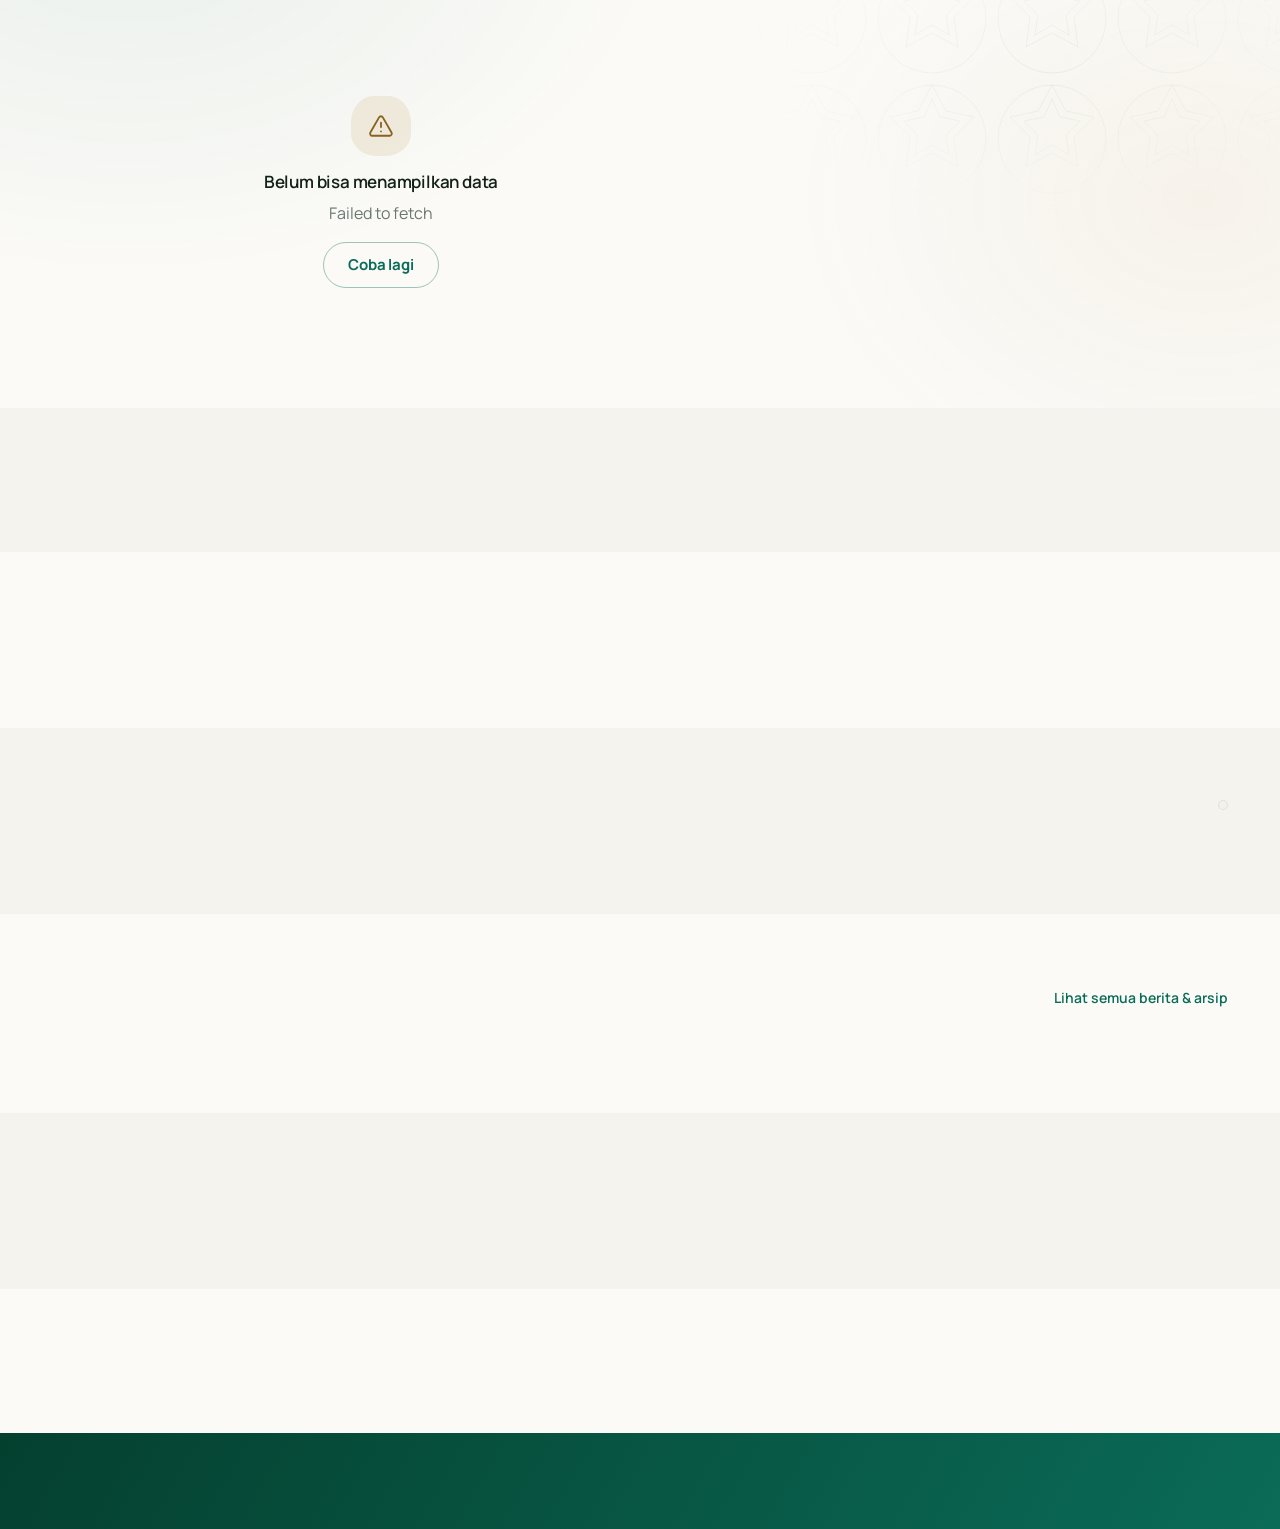
<file: index.html>
<!DOCTYPE html>
<html lang="id" data-tema="terang">
<head>
<meta charset="utf-8">
<meta name="viewport" content="width=device-width, initial-scale=1">
<title>{nama} — Portal Donasi & Informasi Pesantren</title>
<meta name="description" content="Portal resmi pesantren untuk profil, program wakaf dan beasiswa santri, laporan penyaluran, serta donasi yang tercatat transparan.">
<meta name="theme-color" content="#047857">
<link rel="icon" href="data:image/svg+xml,<svg xmlns='http://www.w3.org/2000/svg' viewBox='0 0 100 100'><text y='.9em' font-size='90'>🕌</text></svg>">

<meta property="og:type" content="website">
<meta property="og:title" content="Portal Donasi & Informasi Pesantren">
<meta property="og:description" content="Salurkan wakaf dan sedekah terbaik Anda. Setiap rupiah dicatat dan dilaporkan.">

<link rel="preconnect" href="https://fonts.googleapis.com">
<link rel="preconnect" href="https://fonts.gstatic.com" crossorigin>
<link href="https://fonts.googleapis.com/css2?family=Fraunces:opsz,wght@9..144,500;9..144,600;9..144,700&family=Manrope:wght@400;500;600;700;800&display=swap" rel="stylesheet">
<link rel="stylesheet" href="assets/css/base.css">
<link rel="stylesheet" href="assets/css/public.css">
</head>

<body>
<a class="lewati" href="#utama">Lewati ke konten utama</a>

<header id="navbar"></header>

<main id="utama">

  <!-- Hero -->
  <section class="hero">
    <div class="hero-banner" id="hero-banner" aria-hidden="true"></div>
    <div class="wadah">
      <div class="hero-kisi" id="hero">
        <div class="lajur">
          <div class="rangka" style="height:28px;width:280px;border-radius:999px;margin-bottom:24px"></div>
          <div class="rangka" style="height:56px;margin-bottom:12px"></div>
          <div class="rangka" style="height:56px;width:70%;margin-bottom:24px"></div>
          <div class="rangka rangka-baris"></div>
          <div class="rangka rangka-baris" style="width:80%"></div>
        </div>
        <div class="rangka" style="aspect-ratio:4/5;max-height:480px;border-radius:2rem"></div>
      </div>
    </div>
  </section>

  <!-- Statistik transparansi -->
  <section class="bagian bagian-alt" id="bagian-statistik">
    <div class="wadah">
      <div class="neraca">
        <div class="judul-bagian" id="judul-statistik"></div>
        <div class="neraca-angka" id="statistik"></div>
      </div>
    </div>
  </section>

  <!-- Profil & pilar -->
  <section class="bagian" id="pilar">
    <div class="wadah">
      <div class="judul-bagian" id="judul-pilar"></div>
      <div class="pilar-ruas" id="pilar-daftar"></div>
    </div>
  </section>

  <!-- Program donasi -->
  <section class="bagian bagian-alt" id="program">
    <div class="wadah">
      <div class="baris-sela" style="align-items:flex-end;margin-bottom:var(--s-xl)">
        <div class="judul-bagian" style="margin:0" id="judul-program"></div>
        <div class="tab-pil" id="tab-kategori" role="tablist" aria-label="Kategori program"></div>
      </div>
      <div class="kisi kisi-3" id="program-daftar"></div>
    </div>
  </section>

  <!-- Berita -->
  <section class="bagian" id="berita">
    <div class="wadah">
      <div class="baris-sela" style="align-items:flex-end;margin-bottom:var(--s-xl)">
        <div class="judul-bagian" style="margin:0" id="judul-berita"></div>
        <a class="baris" href="berita.html" style="font-weight:600;font-size:.875rem">
          <span>Lihat semua berita &amp; arsip</span>
        </a>
      </div>
      <div class="kisi kisi-3" id="berita-daftar"></div>
    </div>
  </section>

  <!-- Untaian doa -->
  <section class="bagian bagian-alt" id="doa">
    <div class="wadah">
      <div class="judul-bagian judul-tengah" id="judul-doa"></div>
      <div class="kisi kisi-3" id="doa-daftar"></div>
    </div>
  </section>

  <!-- Kontak & peta -->
  <section class="bagian" id="kontak">
    <div class="wadah">
      <div class="kontak-kisi" id="kontak-isi"></div>
    </div>
  </section>

  <!-- Ajakan donasi rutin -->
  <section class="cta" id="cta"></section>

</main>

<footer id="footer"></footer>
<div id="toast-wadah"></div>

<script src="assets/js/config.js"></script>
<script src="assets/js/api.js"></script>
<script src="assets/js/ui.js"></script>
<script src="assets/js/public.js"></script>
</body>
</html>
</file>
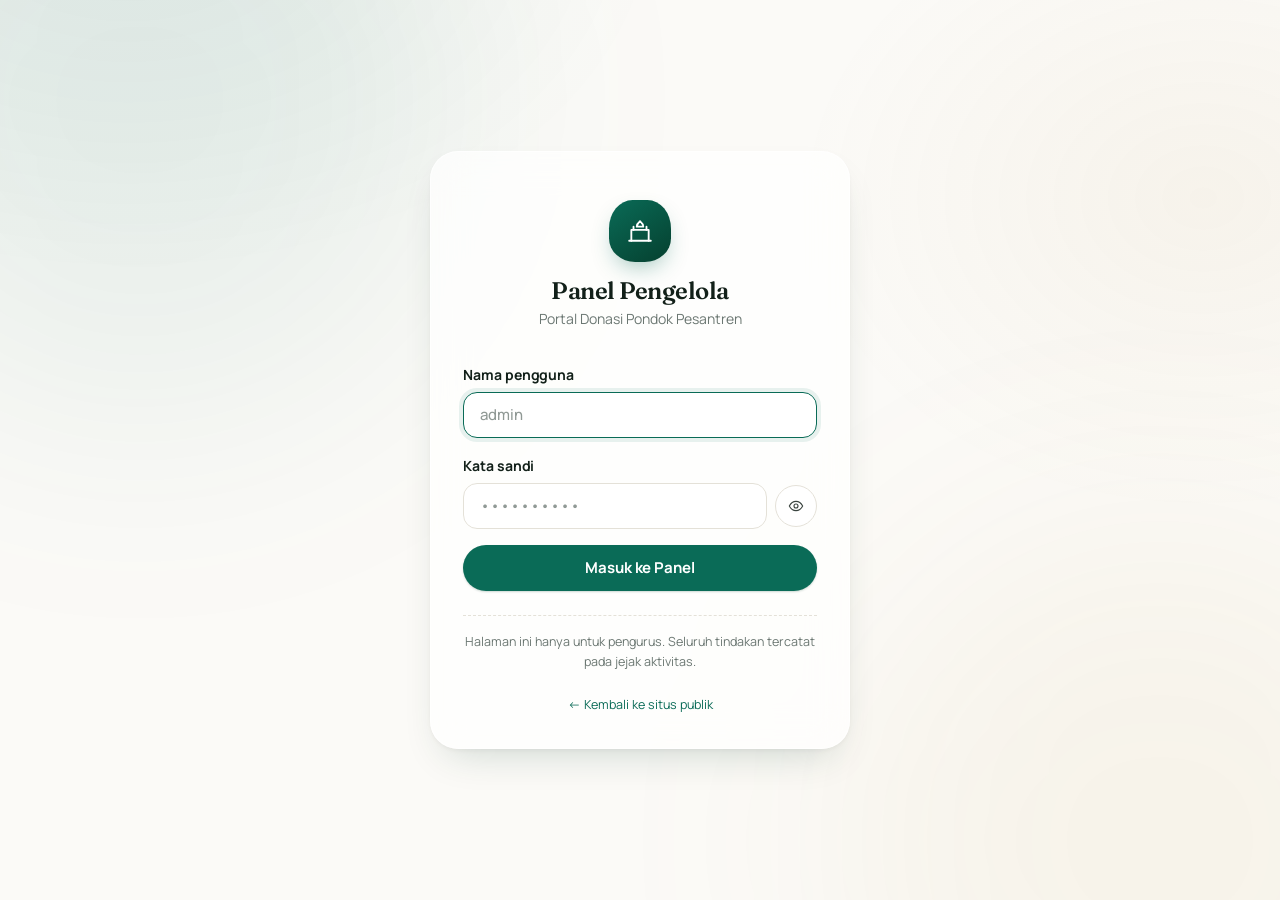
<file: panel/index.html>
<!DOCTYPE html>
<html lang="id" data-tema="terang">
<head>
<meta charset="utf-8">
<meta name="viewport" content="width=device-width, initial-scale=1">
<title>Panel Pengelola — Portal Donasi</title>
<meta name="robots" content="noindex, nofollow">
<meta name="theme-color" content="#047857">
<link rel="icon" href="data:image/svg+xml,<svg xmlns='http://www.w3.org/2000/svg' viewBox='0 0 100 100'><text y='.9em' font-size='90'>🕌</text></svg>">

<link rel="preconnect" href="https://fonts.googleapis.com">
<link rel="preconnect" href="https://fonts.gstatic.com" crossorigin>
<link href="https://fonts.googleapis.com/css2?family=Fraunces:opsz,wght@9..144,500;9..144,600;9..144,700&family=Manrope:wght@400;500;600;700;800&display=swap" rel="stylesheet">
<link rel="stylesheet" href="../assets/css/base.css">
<link rel="stylesheet" href="panel.css">
</head>

<body class="panel-body">

<!-- ======================================================= LAYAR MASUK -->
<div id="layar-masuk" class="masuk-layar" hidden>
  <div class="masuk-latar" aria-hidden="true">
    <span class="masuk-cahaya masuk-cahaya-1"></span>
    <span class="masuk-cahaya masuk-cahaya-2"></span>
  </div>

  <div class="masuk-kartu kaca">
    <div class="masuk-kepala">
      <span class="masuk-lambang" id="masuk-lambang"></span>
      <h1 id="masuk-judul">Panel Pengelola</h1>
      <p class="redup kecil" id="masuk-sub">Portal Donasi Pondok Pesantren</p>
    </div>

    <form id="form-masuk" novalidate>
      <div class="bidang">
        <label for="m-username">Nama pengguna</label>
        <input type="text" id="m-username" name="username" autocomplete="username"
               placeholder="admin" required autocapitalize="none" spellcheck="false">
      </div>

      <div class="bidang">
        <label for="m-sandi">Kata sandi</label>
        <div class="bidang-gabung">
          <input type="password" id="m-sandi" name="password" autocomplete="current-password"
                 placeholder="••••••••••" required>
          <button type="button" class="tombol-bulat" id="m-lihat" aria-label="Tampilkan kata sandi"></button>
        </div>
      </div>

      <div class="pesan pesan-galat" id="m-galat" hidden></div>

      <button type="submit" class="tombol tombol-primer tombol-penuh" id="m-kirim">Masuk ke Panel</button>
    </form>

    <div class="masuk-kaki">
      <p class="mini redup" id="masuk-catatan"></p>
      <a class="mini" href="../index.html">← Kembali ke situs publik</a>
    </div>
  </div>
</div>

<!-- ====================================================== KERANGKA PANEL -->
<div id="kerangka" class="panel-kerangka" hidden>

  <aside class="sisi" id="sisi">
    <div class="sisi-kepala">
      <span class="sisi-lambang" id="sisi-lambang"></span>
      <span class="lajur" style="min-width:0">
        <b id="sisi-nama">Portal Donasi</b>
        <span class="mini redup">Panel Pengelola</span>
      </span>
      <button type="button" class="tombol-bulat hanya-hp" id="sisi-tutup" aria-label="Tutup menu"></button>
    </div>

    <nav class="sisi-menu" id="sisi-menu" aria-label="Menu panel"></nav>

    <div class="sisi-kaki">
      <div class="baris" style="gap:.6rem">
        <span class="avatar" id="aku-avatar">?</span>
        <span class="lajur tumbuh" style="min-width:0">
          <b class="kecil" id="aku-nama">—</b>
          <span class="mini redup" id="aku-peran">—</span>
        </span>
      </div>
      <button type="button" class="tombol tombol-lembut tombol-penuh tombol-kecil" id="tombol-keluar">Keluar</button>
    </div>
  </aside>

  <div class="tirai" id="tirai" hidden></div>

  <div class="utama">
    <header class="bar">
      <button type="button" class="tombol-bulat hanya-hp" id="sisi-buka" aria-label="Buka menu"></button>
      <div class="lajur tumbuh" style="min-width:0">
        <h1 id="bar-judul">Dasbor</h1>
        <p class="mini redup" id="bar-sub"></p>
      </div>
      <button type="button" class="tombol-bulat" id="tombol-segar" aria-label="Muat ulang data"></button>
      <button type="button" class="tombol-bulat" id="tombol-tema" aria-label="Ganti tema"></button>
      <a class="tombol-bulat" href="../index.html" target="_blank" rel="noopener" aria-label="Lihat situs publik" id="tombol-situs"></a>
    </header>

    <main id="isi" class="isi" tabindex="-1"></main>
  </div>
</div>

<div id="toast-wadah"></div>
<div id="modal-wadah"></div>

<script src="../assets/js/config.js"></script>
<script src="../assets/js/api.js"></script>
<script src="../assets/js/ui.js"></script>
<script src="js/inti.js"></script>
<script src="js/dashboard.js"></script>
<script src="js/donasi.js"></script>
<script src="js/program.js"></script>
<script src="js/konten.js"></script>
<script src="js/crm.js"></script>
<script src="js/sistem.js"></script>
<script src="js/mulai.js"></script>
</body>
</html>
</file>
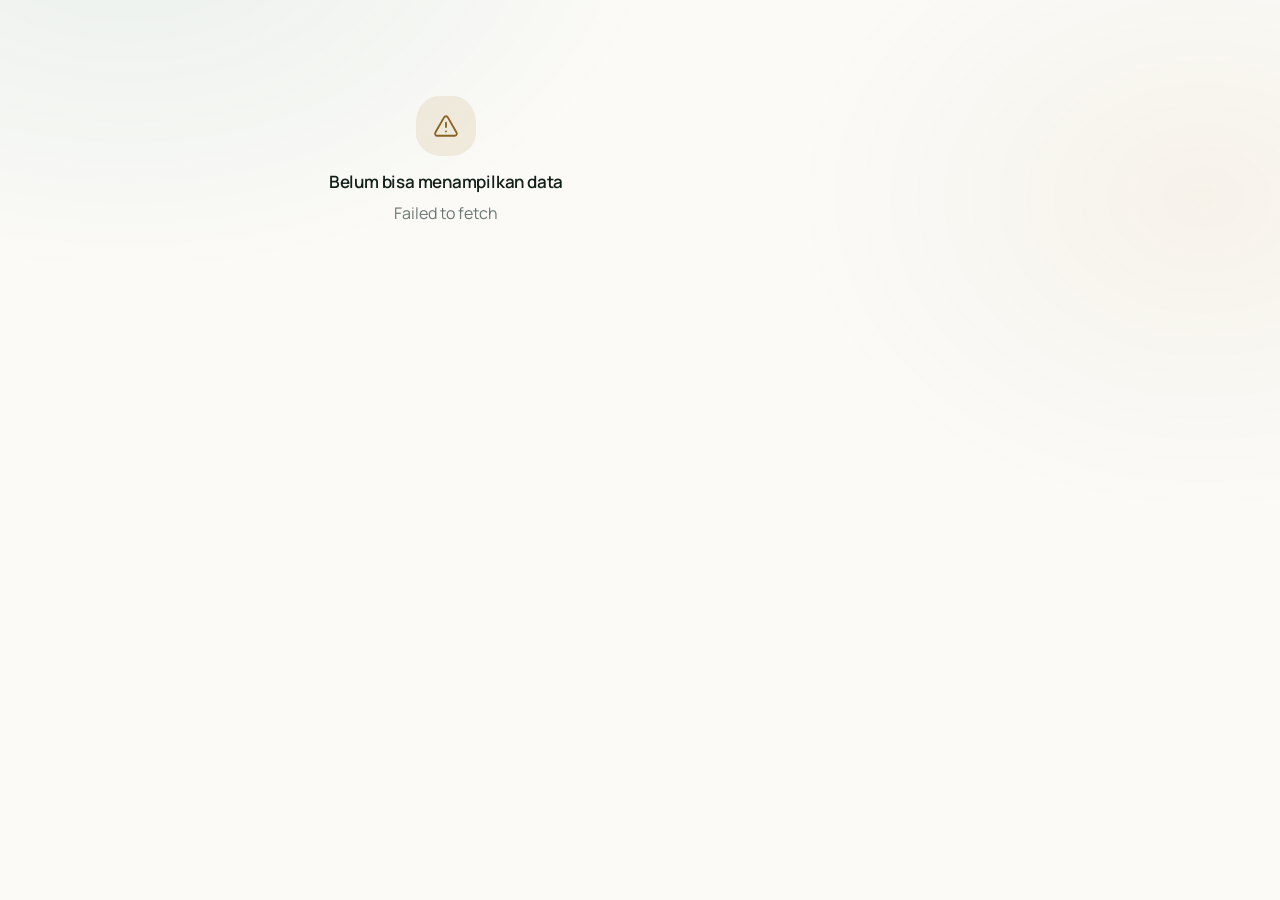
<file: artikel.html>
<!DOCTYPE html>
<html lang="id" data-tema="terang">
<head>
<meta charset="utf-8">
<meta name="viewport" content="width=device-width, initial-scale=1">
<title>Artikel — {nama}</title>
<meta name="description" content="Laporan dan kabar terbaru dari pesantren.">
<meta name="theme-color" content="#047857">
<link rel="icon" href="data:image/svg+xml,<svg xmlns='http://www.w3.org/2000/svg' viewBox='0 0 100 100'><text y='.9em' font-size='90'>🕌</text></svg>">


<link rel="preconnect" href="https://fonts.googleapis.com">
<link rel="preconnect" href="https://fonts.gstatic.com" crossorigin>
<link href="https://fonts.googleapis.com/css2?family=Fraunces:opsz,wght@9..144,500;9..144,600;9..144,700&family=Manrope:wght@400;500;600;700;800&display=swap" rel="stylesheet">
<link rel="stylesheet" href="assets/css/base.css">
<link rel="stylesheet" href="assets/css/public.css">
</head>

<body>
<a class="lewati" href="#utama">Lewati ke konten utama</a>

<header id="navbar"></header>

<main id="utama">

  <div class="wadah">
    <nav class="remah" id="remah" aria-label="Jejak navigasi"></nav>
  </div>

  <section class="bagian" style="padding-top:var(--s-lg)">
    <div class="wadah">
      <div class="berita-kisi">
        <article class="lajur" style="gap:var(--s-lg);min-width:0" id="artikel">
          <div class="rangka" style="height:40px;width:70%"></div>
          <div class="rangka" style="aspect-ratio:16/9;border-radius:2rem"></div>
        </article>
        <aside class="sidebar" id="sidebar"></aside>
      </div>
    </div>
  </section>

</main>

<footer id="footer"></footer>
<div id="toast-wadah"></div>

<script src="assets/js/config.js"></script>
<script src="assets/js/api.js"></script>
<script src="assets/js/ui.js"></script>
<script src="assets/js/sidebar.js"></script>
<script src="assets/js/artikel.js"></script>
</body>
</html>
</file>
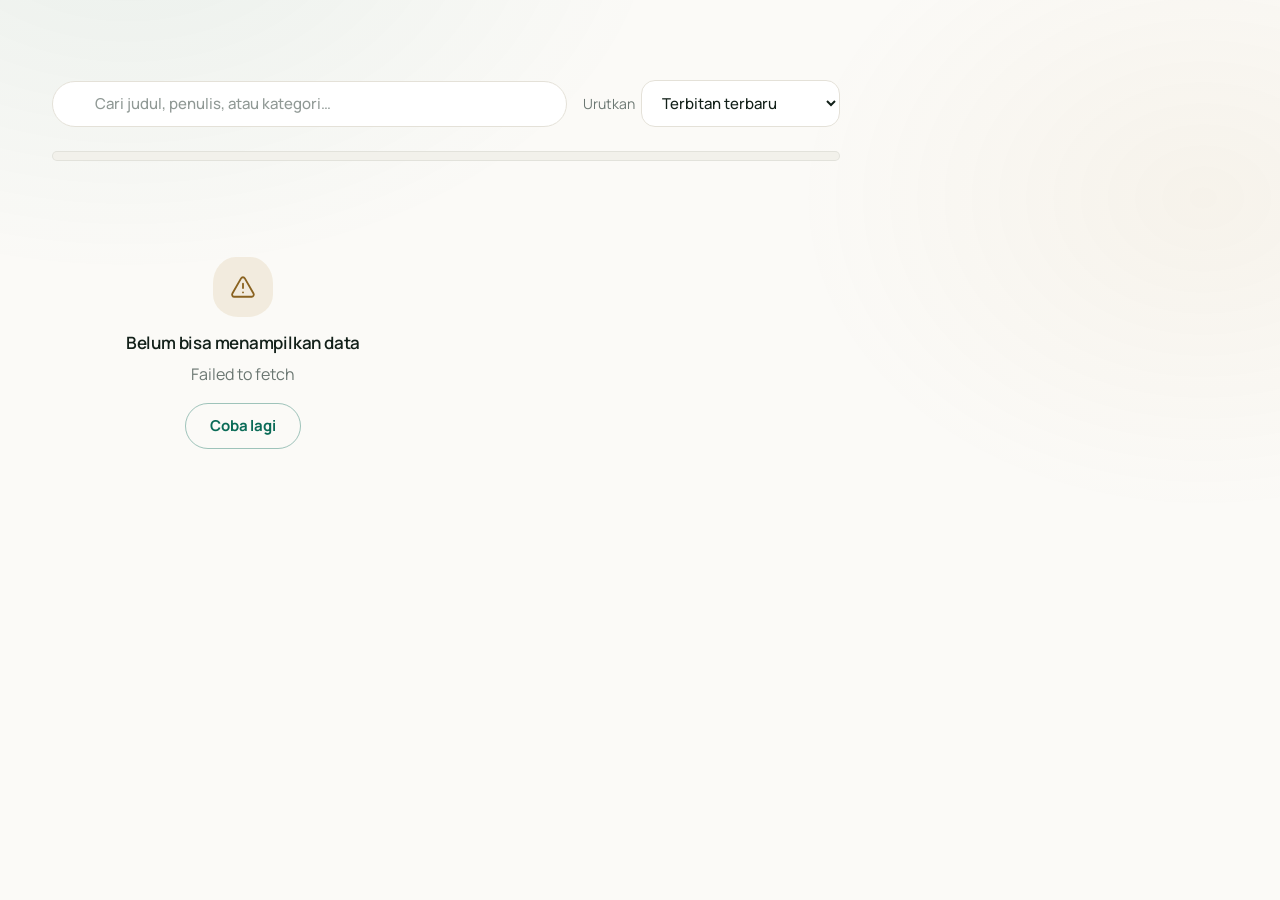
<file: berita.html>
<!DOCTYPE html>
<html lang="id" data-tema="terang">
<head>
<meta charset="utf-8">
<meta name="viewport" content="width=device-width, initial-scale=1">
<title>Berita &amp; Laporan — {nama}</title>
<meta name="description" content="Arsip warta pesantren, laporan penyaluran donasi, prestasi santri, dan progres pembangunan.">
<meta name="theme-color" content="#047857">
<link rel="icon" href="data:image/svg+xml,<svg xmlns='http://www.w3.org/2000/svg' viewBox='0 0 100 100'><text y='.9em' font-size='90'>🕌</text></svg>">


<link rel="preconnect" href="https://fonts.googleapis.com">
<link rel="preconnect" href="https://fonts.gstatic.com" crossorigin>
<link href="https://fonts.googleapis.com/css2?family=Fraunces:opsz,wght@9..144,500;9..144,600;9..144,700&family=Manrope:wght@400;500;600;700;800&display=swap" rel="stylesheet">
<link rel="stylesheet" href="assets/css/base.css">
<link rel="stylesheet" href="assets/css/public.css">
</head>

<body>
<a class="lewati" href="#utama">Lewati ke konten utama</a>

<header id="navbar"></header>

<main id="utama">

  <div class="wadah">
    <nav class="remah" id="remah" aria-label="Jejak navigasi"></nav>
  </div>

  <section class="bagian" style="padding-top:var(--s-lg)">
    <div class="wadah">
      <div class="judul-bagian" id="kepala-berita"></div>

      <div class="berita-kisi">
        <div class="lajur" style="gap:var(--s-lg);min-width:0">
          <div class="baris-sela" style="gap:var(--s-md)">
            <div class="cari-kotak tumbuh" style="min-width:240px">
              <input type="search" id="cari" placeholder="Cari judul, penulis, atau kategori…" aria-label="Cari berita">
            </div>
            <label class="baris kecil" style="gap:6px">
              <span class="redup">Urutkan</span>
              <select id="urut" style="width:auto">
                <option value="terbaru">Terbitan terbaru</option>
                <option value="terlama">Terbitan terlama</option>
                <option value="populer">Paling banyak dibaca</option>
              </select>
            </label>
          </div>

          <div class="tab-pil" id="kategori" role="tablist" aria-label="Kategori berita"></div>

          <div id="unggulan"></div>
          <div id="daftar" class="kisi kisi-2" style="gap:var(--s-lg)"></div>
          <div id="paginasi" class="paginasi"></div>
        </div>

        <aside class="sidebar" id="sidebar"></aside>
      </div>
    </div>
  </section>

</main>

<footer id="footer"></footer>
<div id="toast-wadah"></div>

<script src="assets/js/config.js"></script>
<script src="assets/js/api.js"></script>
<script src="assets/js/ui.js"></script>
<script src="assets/js/sidebar.js"></script>
<script src="assets/js/berita.js"></script>
</body>
</html>
</file>
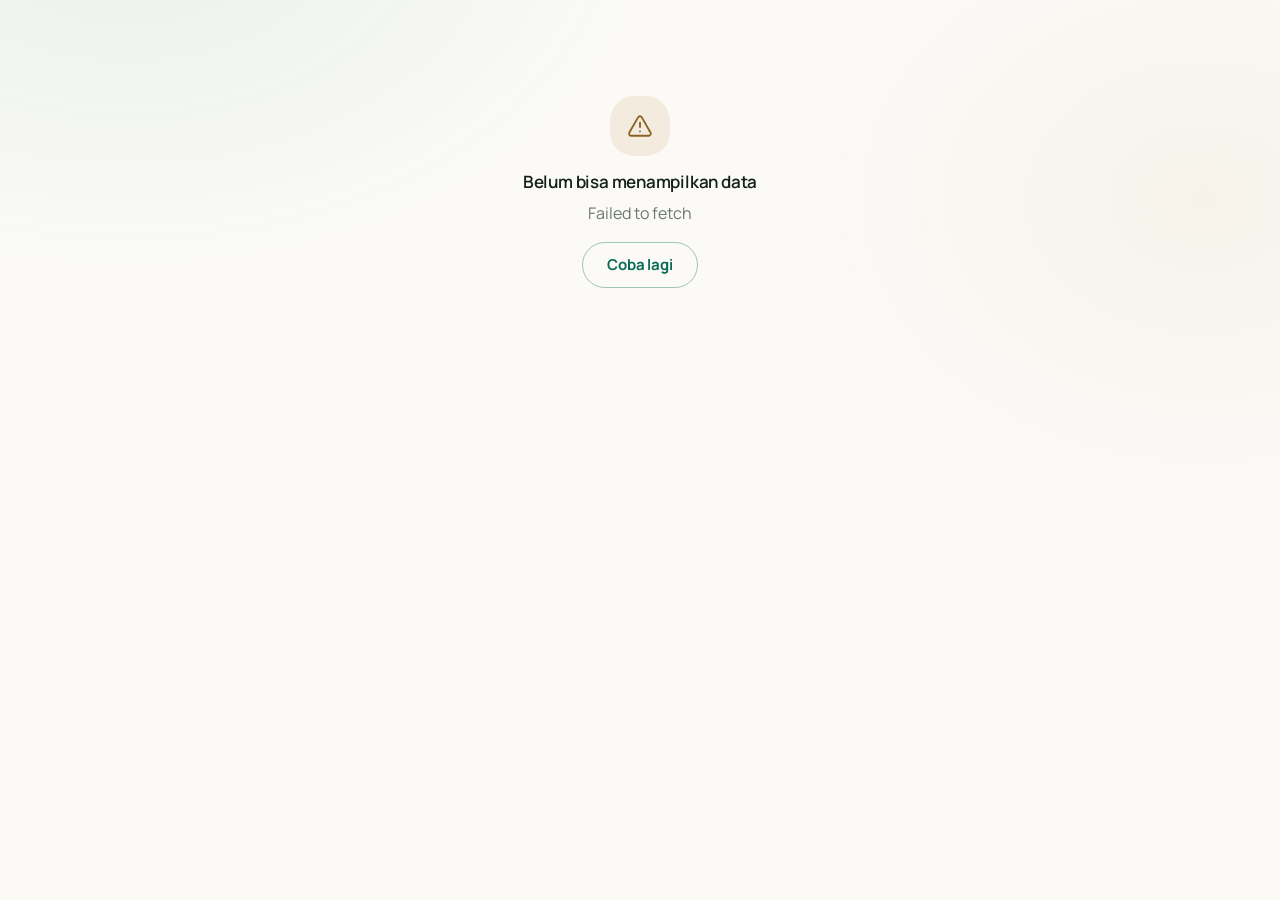
<file: donasi.html>
<!DOCTYPE html>
<html lang="id" data-tema="terang">
<head>
<meta charset="utf-8">
<meta name="viewport" content="width=device-width, initial-scale=1">
<title>Tunaikan Donasi — {nama}</title>
<meta name="description" content="Isi formulir singkat, bayar lewat QRIS atau transfer, lalu konfirmasi via WhatsApp. Donasi tercatat otomatis.">
<meta name="robots" content="noindex">
<meta name="theme-color" content="#047857">
<link rel="icon" href="data:image/svg+xml,<svg xmlns='http://www.w3.org/2000/svg' viewBox='0 0 100 100'><text y='.9em' font-size='90'>🕌</text></svg>">

<link rel="preconnect" href="https://fonts.googleapis.com">
<link rel="preconnect" href="https://fonts.gstatic.com" crossorigin>
<link href="https://fonts.googleapis.com/css2?family=Fraunces:opsz,wght@9..144,500;9..144,600;9..144,700&family=Manrope:wght@400;500;600;700;800&display=swap" rel="stylesheet">
<link rel="stylesheet" href="assets/css/base.css">
<link rel="stylesheet" href="assets/css/public.css">
</head>

<body>
<a class="lewati" href="#utama">Lewati ke konten utama</a>

<header id="navbar"></header>

<main id="utama">
  <div class="wadah">
    <nav class="remah" id="remah" aria-label="Jejak navigasi"></nav>
  </div>

  <section class="bagian" style="padding-top:var(--s-lg)">
    <div class="wadah">
      <div class="detail-kisi" style="grid-template-columns:minmax(0,1fr)">
        <div id="donasi-isi">
          <div class="rangka" style="height:40px;width:60%;margin-bottom:20px"></div>
          <div class="rangka" style="height:260px;border-radius:1.5rem"></div>
        </div>
      </div>
    </div>
  </section>
</main>

<footer id="footer"></footer>
<div id="toast-wadah"></div>

<script src="assets/js/config.js"></script>
<script src="assets/js/api.js"></script>
<script src="assets/js/ui.js"></script>
<script src="assets/js/donasi.js"></script>
</body>
</html>
</file>
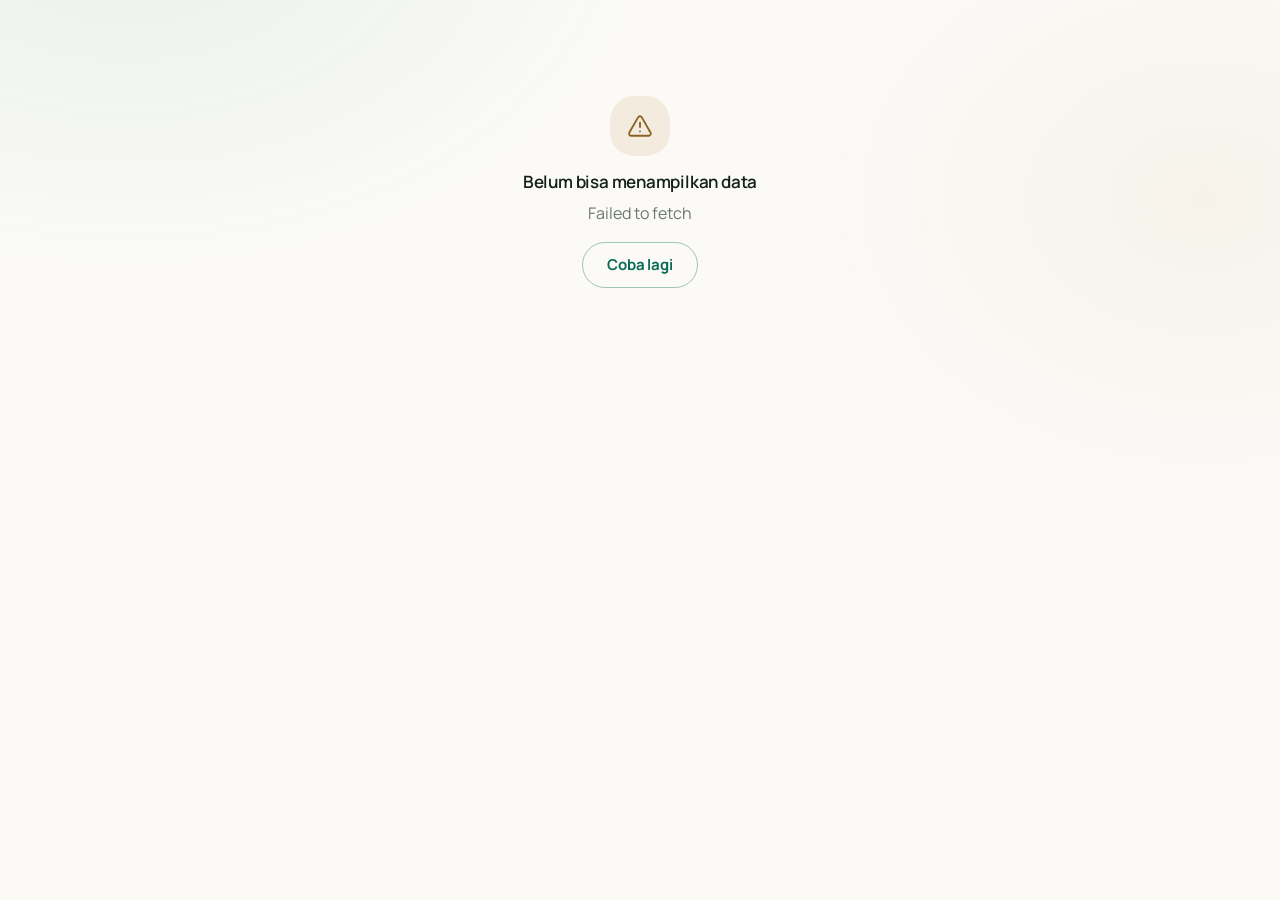
<file: program.html>
<!DOCTYPE html>
<html lang="id" data-tema="terang">
<head>
<meta charset="utf-8">
<meta name="viewport" content="width=device-width, initial-scale=1">
<title>Program Donasi — {nama}</title>
<meta name="description" content="Rincian program donasi: latar belakang, rencana anggaran, legalitas nazhir, dan kabar progres penyaluran.">
<meta name="theme-color" content="#047857">
<link rel="icon" href="data:image/svg+xml,<svg xmlns='http://www.w3.org/2000/svg' viewBox='0 0 100 100'><text y='.9em' font-size='90'>🕌</text></svg>">

<link rel="preconnect" href="https://fonts.googleapis.com">
<link rel="preconnect" href="https://fonts.gstatic.com" crossorigin>
<link href="https://fonts.googleapis.com/css2?family=Fraunces:opsz,wght@9..144,500;9..144,600;9..144,700&family=Manrope:wght@400;500;600;700;800&display=swap" rel="stylesheet">
<link rel="stylesheet" href="assets/css/base.css">
<link rel="stylesheet" href="assets/css/public.css">
</head>

<body>
<a class="lewati" href="#utama">Lewati ke konten utama</a>

<header id="navbar"></header>

<main id="utama">
  <div class="wadah">
    <nav class="remah" id="remah" aria-label="Jejak navigasi"></nav>
  </div>

  <section class="bagian" style="padding-top:var(--s-lg)">
    <div class="wadah">
      <div id="program-isi">
        <div class="rangka" style="height:20px;width:200px;margin-bottom:16px"></div>
        <div class="rangka" style="height:44px;margin-bottom:12px"></div>
        <div class="rangka" style="height:44px;width:60%;margin-bottom:28px"></div>
        <div class="rangka" style="aspect-ratio:16/9;border-radius:2rem"></div>
      </div>
    </div>
  </section>
</main>

<footer id="footer"></footer>
<div id="toast-wadah"></div>

<script src="assets/js/config.js"></script>
<script src="assets/js/api.js"></script>
<script src="assets/js/ui.js"></script>
<script src="assets/js/program.js"></script>
</body>
</html>
</file>
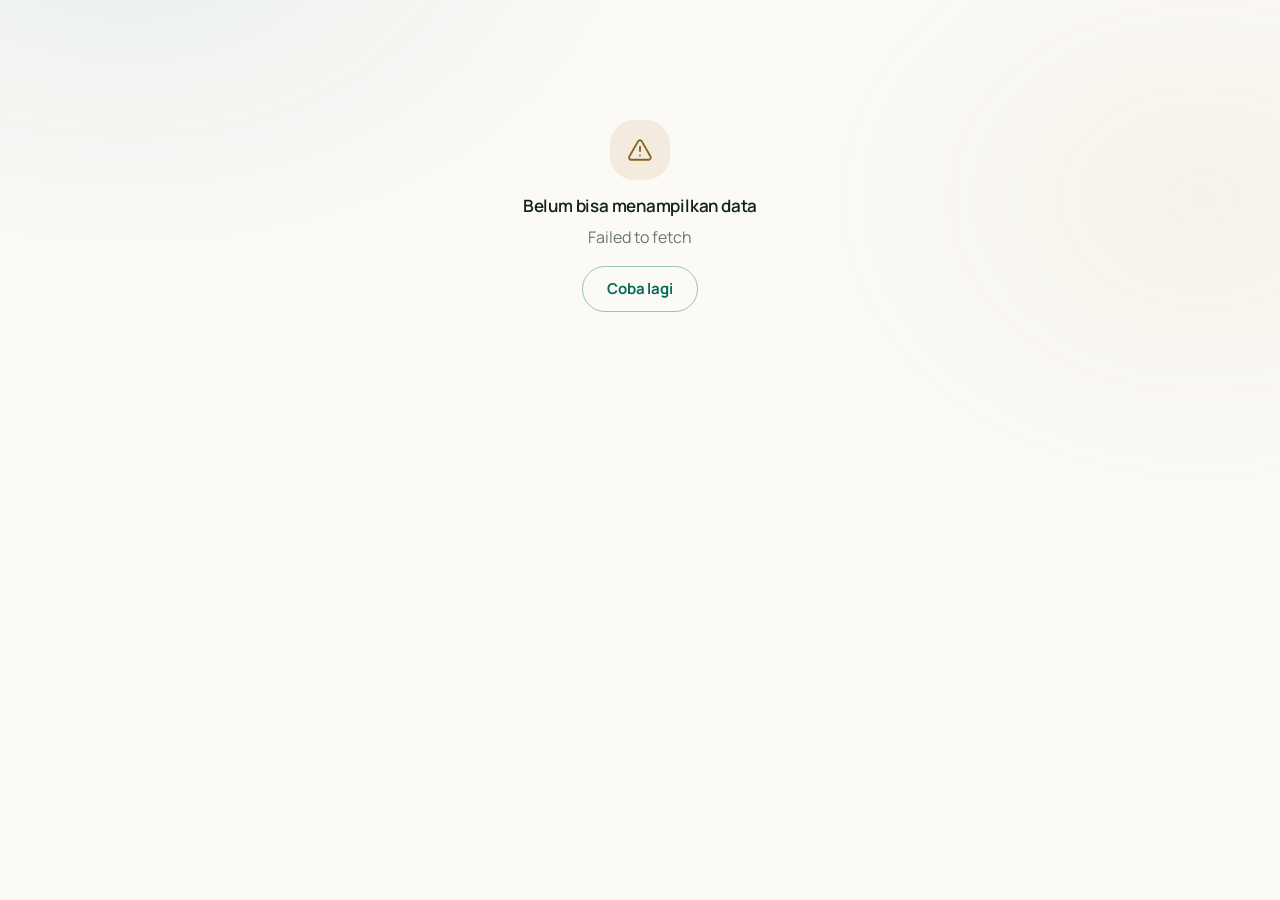
<file: terima-kasih.html>
<!DOCTYPE html>
<html lang="id" data-tema="terang">
<head>
<meta charset="utf-8">
<meta name="viewport" content="width=device-width, initial-scale=1">
<title>Terima Kasih — {nama}</title>
<meta name="description" content="Tanda terima donasi digital beserta kode verifikasi keaslian.">
<meta name="robots" content="noindex">
<meta name="theme-color" content="#047857">
<link rel="icon" href="data:image/svg+xml,<svg xmlns='http://www.w3.org/2000/svg' viewBox='0 0 100 100'><text y='.9em' font-size='90'>🕌</text></svg>">

<link rel="preconnect" href="https://fonts.googleapis.com">
<link rel="preconnect" href="https://fonts.gstatic.com" crossorigin>
<link href="https://fonts.googleapis.com/css2?family=Fraunces:opsz,wght@9..144,500;9..144,600;9..144,700&family=Manrope:wght@400;500;600;700;800&display=swap" rel="stylesheet">
<link rel="stylesheet" href="assets/css/base.css">
<link rel="stylesheet" href="assets/css/public.css">
</head>

<body>
<header id="navbar"></header>

<main id="utama">
  <section class="bagian">
    <div class="wadah">
      <div id="terima-isi">
        <div class="rangka" style="height:260px;border-radius:1.5rem;max-width:720px;margin:0 auto"></div>
      </div>
    </div>
  </section>
</main>

<footer id="footer"></footer>
<div id="toast-wadah"></div>

<script src="assets/js/config.js"></script>
<script src="assets/js/api.js"></script>
<script src="assets/js/ui.js"></script>
<script src="assets/js/terima-kasih.js"></script>
</body>
</html>
</file>
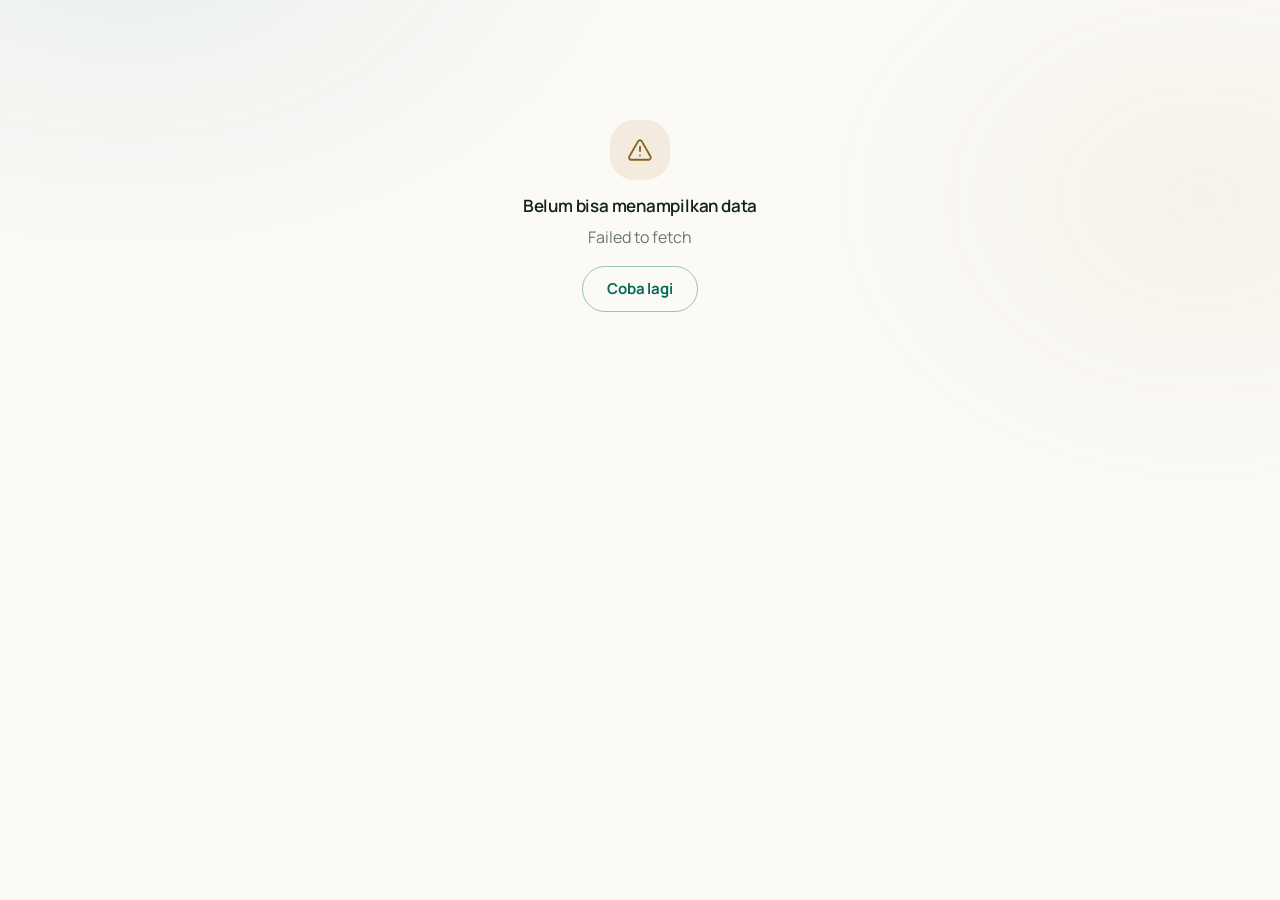
<file: verifikasi.html>
<!DOCTYPE html>
<html lang="id" data-tema="terang">
<head>
<meta charset="utf-8">
<meta name="viewport" content="width=device-width, initial-scale=1">
<title>Verifikasi Kuitansi — {nama}</title>
<meta name="description" content="Halaman resmi untuk memeriksa keaslian kuitansi donasi melalui kode verifikasi.">
<meta name="theme-color" content="#047857">
<link rel="icon" href="data:image/svg+xml,<svg xmlns='http://www.w3.org/2000/svg' viewBox='0 0 100 100'><text y='.9em' font-size='90'>🕌</text></svg>">

<link rel="preconnect" href="https://fonts.googleapis.com">
<link rel="preconnect" href="https://fonts.gstatic.com" crossorigin>
<link href="https://fonts.googleapis.com/css2?family=Fraunces:opsz,wght@9..144,500;9..144,600;9..144,700&family=Manrope:wght@400;500;600;700;800&display=swap" rel="stylesheet">
<link rel="stylesheet" href="assets/css/base.css">
<link rel="stylesheet" href="assets/css/public.css">
</head>

<body>
<header id="navbar"></header>

<main id="utama">
  <section class="bagian">
    <div class="wadah">
      <div id="verifikasi-isi">
        <div class="rangka" style="height:300px;border-radius:1.5rem;max-width:560px;margin:0 auto"></div>
      </div>
    </div>
  </section>
</main>

<footer id="footer"></footer>
<div id="toast-wadah"></div>

<script src="assets/js/config.js"></script>
<script src="assets/js/api.js"></script>
<script src="assets/js/ui.js"></script>
<script src="assets/js/verifikasi.js"></script>
</body>
</html>
</file>
<file: assets/css/base.css>
/* ============================================================================
   base.css — Fondasi Desain "Hikmah Sanctuary"
   ----------------------------------------------------------------------------
   Seluruh warna, ukuran huruf, jarak, dan lengkungan hidup sebagai CSS
   variable di sini. Berkas lain hanya MEMAKAI token ini; tidak ada warna
   atau ukuran yang ditulis langsung di tempat lain.

   Tiga keputusan yang menjadi watak tampilan ini:

   1. Kanvasnya putih kertas hangat, bukan abu-abu dingin — meminjam ingatan
      pada lembar kitab, bukan pada dasbor perangkat lunak.
   2. Aksennya kuningan antik, bukan oranye amber. Oranye membuat halaman
      donasi terasa seperti promosi; kuningan terasa seperti lembaga.
   3. Angka rupiah diperlakukan sebagai tipografi, bukan sekadar teks:
      selalu tabular, selalu satu tingkat lebih besar dari labelnya.
   ============================================================================ */

/* ---------------------------------------------------------------- Token */
:root {
  /* Kanvas & permukaan */
  --canvas: #FBFAF7;            /* putih kertas hangat */
  --canvas-alt: #F5F3ED;        /* satu nada lebih dalam untuk bagian selang-seling */
  --permukaan: #FFFFFF;
  --permukaan-lembut: #F2F1EB;

  /* Warna merek */
  --primer: #0A6B57;            /* zamrud–toska tua */
  --primer-pekat: #05402F;
  --primer-terang: #159A74;
  --primer-samar: rgba(10, 107, 87, 0.09);
  --emas: #B0812F;              /* kuningan antik */
  --emas-tua: #8A6220;          /* untuk teks kuningan di latar terang */
  --emas-terang: #D9B45B;
  --emas-samar: rgba(176, 129, 47, 0.12);

  /* Teks — hitam kehijauan hangat, bukan abu kebiruan */
  --teks: #3A443F;
  --teks-kuat: #122019;
  --teks-redup: #6B7772;
  --teks-balik: #FFFFFF;

  /* Garis & status */
  --garis: #E4E1D8;
  --garis-lembut: rgba(18, 32, 25, 0.07);
  --sukses: #0A6B57;
  --sukses-latar: #E8F3EE;
  --galat: #A8322A;
  --galat-latar: #FBEAE7;
  --ingat: #8A6220;
  --ingat-latar: #FAF2DF;

  /* Kaca */
  --kaca: rgba(255, 255, 255, 0.72);
  --kaca-tepi: rgba(255, 255, 255, 0.62);
  --kaca-tinggi: rgba(255, 255, 255, 0.88);
  --blur: 18px;
  --blur-tinggi: 26px;

  /* Cahaya latar */
  --sinar-primer: rgba(10, 107, 87, 0.07);
  --sinar-emas: rgba(176, 129, 47, 0.06);

  /* Bayangan — satu tangga, dipakai konsisten sesuai ketinggian elemen */
  --bayang-1: 0 1px 2px rgba(18, 32, 25, 0.04), 0 8px 24px -12px rgba(5, 64, 47, 0.14);
  --bayang-2: 0 2px 4px rgba(18, 32, 25, 0.04), 0 18px 40px -16px rgba(5, 64, 47, 0.20);
  --bayang-3: 0 4px 8px rgba(18, 32, 25, 0.05), 0 32px 64px -24px rgba(5, 64, 47, 0.28);
  --bayang-tombol: 0 10px 24px -8px rgba(10, 107, 87, 0.45);
  --bayang-emas: 0 10px 24px -8px rgba(176, 129, 47, 0.42);

  /* Lengkungan */
  --r-sm: 0.5rem;
  --r-md: 0.875rem;
  --r-lg: 1.25rem;
  --r-xl: 1.75rem;
  --r-2xl: 2.5rem;
  --r-pil: 9999px;
  /* Lengkung mihrab — satu-satunya bentuk yang boleh mencolok */
  --r-mihrab: 48% 48% var(--r-lg) var(--r-lg) / 32% 32% var(--r-lg) var(--r-lg);

  /* Jarak */
  --s-xs: 0.25rem;
  --s-sm: 0.5rem;
  --s-md: 1rem;
  --s-lg: 1.5rem;
  --s-xl: 2rem;
  --s-2xl: 3rem;
  --s-3xl: 4.5rem;
  --tepi: 2rem;
  --tepi-hp: 1.125rem;
  --selang: 1.5rem;

  /* Huruf */
  --judul: 'Fraunces', 'Iowan Old Style', Georgia, 'Times New Roman', serif;
  --badan: 'Manrope', system-ui, -apple-system, 'Segoe UI', Roboto, sans-serif;

  /* Gerak */
  --gerak: cubic-bezier(.22, 1, .36, 1);

  --lebar-maks: 1240px;
  --tinggi-navbar: 76px;
}

/* ---------------------------------------------------------------- Gelap */
:root[data-tema="gelap"] {
  --canvas: #0A1512;
  --canvas-alt: #0E1D18;
  --permukaan: rgba(255, 255, 255, 0.045);
  --permukaan-lembut: rgba(255, 255, 255, 0.075);

  --primer: #3FBF99;
  --primer-pekat: #0A6B57;
  --primer-terang: #6FD9B9;
  --primer-samar: rgba(63, 191, 153, 0.14);
  --emas: #D9B45B;
  --emas-tua: #E7CB86;
  --emas-terang: #F0DCA8;
  --emas-samar: rgba(217, 180, 91, 0.15);

  --teks: #D6DEDA;
  --teks-kuat: #F4F7F5;
  --teks-redup: #94A49D;

  --garis: rgba(255, 255, 255, 0.12);
  --garis-lembut: rgba(255, 255, 255, 0.07);
  --sukses-latar: rgba(63, 191, 153, 0.14);
  --galat: #F19C93;
  --galat-latar: rgba(241, 156, 147, 0.14);
  --ingat: #E7CB86;
  --ingat-latar: rgba(231, 203, 134, 0.13);

  --kaca: rgba(255, 255, 255, 0.055);
  --kaca-tepi: rgba(255, 255, 255, 0.11);
  --kaca-tinggi: rgba(255, 255, 255, 0.09);

  --sinar-primer: rgba(63, 191, 153, 0.09);
  --sinar-emas: rgba(217, 180, 91, 0.06);

  --bayang-1: 0 8px 24px -12px rgba(0, 0, 0, 0.6);
  --bayang-2: 0 18px 40px -16px rgba(0, 0, 0, 0.66);
  --bayang-3: 0 32px 64px -24px rgba(0, 0, 0, 0.7);
  --bayang-tombol: 0 10px 24px -8px rgba(63, 191, 153, 0.3);
  --bayang-emas: 0 10px 24px -8px rgba(217, 180, 91, 0.28);
}

/* ---------------------------------------------------------------- Dasar */
*, *::before, *::after { box-sizing: border-box; }

/* Atribut hidden harus selalu menang atas display milik kelas.
   Tanpa baris ini, elemen seperti .pesan atau .panel-kerangka tetap
   tampil walau sudah diberi atribut hidden — penyebab panel bocor di
   bawah layar masuk dan kotak galat kosong yang muncul tanpa isi. */
[hidden] { display: none !important; }

html {
  -webkit-text-size-adjust: 100%;
  scroll-behavior: smooth;
  scroll-padding-top: calc(var(--tinggi-navbar) + 1rem);
}

body {
  margin: 0;
  background: var(--canvas);
  color: var(--teks);
  font-family: var(--badan);
  font-size: 16px;
  line-height: 1.65;
  font-optical-sizing: auto;
  -webkit-font-smoothing: antialiased;
  -moz-osx-font-smoothing: grayscale;
  overflow-x: hidden;
}

/* Cahaya latar lembut di belakang seluruh halaman */
body::before {
  content: '';
  position: fixed;
  inset: 0;
  z-index: 0;
  pointer-events: none;
  background:
    radial-gradient(56rem 38rem at 10% -10%, var(--sinar-primer), transparent 60%),
    radial-gradient(44rem 34rem at 94% 22%, var(--sinar-emas), transparent 58%);
}
:root[data-tema="gelap"] body {
  background: linear-gradient(168deg, #0A1512 0%, #0C2019 48%, #0A1512 100%);
  background-attachment: fixed;
}

/* ---------------------------------------------------------------- Tipografi */
h1, h2, h3, h4 {
  font-family: var(--judul);
  color: var(--teks-kuat);
  font-weight: 600;
  margin: 0 0 var(--s-sm);
  line-height: 1.16;
  letter-spacing: -0.012em;
  font-variation-settings: 'SOFT' 0, 'WONK' 0;
}
h1 {
  font-size: clamp(2.25rem, 5.2vw, 3.75rem);
  line-height: 1.06;
  letter-spacing: -0.022em;
  font-weight: 600;
}
h2 { font-size: clamp(1.75rem, 3.2vw, 2.5rem); letter-spacing: -0.018em; }
h3 { font-size: clamp(1.25rem, 2vw, 1.5rem); }
h4 { font-family: var(--badan); font-size: 1.125rem; font-weight: 700; letter-spacing: -0.005em; }

p { margin: 0 0 var(--s-md); max-width: 72ch; }
a { color: var(--primer); text-decoration: none; }
a:hover { text-decoration: underline; text-underline-offset: 3px; }
img { max-width: 100%; display: block; }
b, strong { font-weight: 700; color: var(--teks-kuat); }

/* Angka donasi tidak boleh bergeser saat berubah, dan selalu sedikit lebih
   rapat daripada teks biasa supaya nominal terbaca sebagai satu kesatuan. */
.angka, .nominal, .statistik-nilai, .progres-teks, td.angka {
  font-variant-numeric: tabular-nums;
  font-feature-settings: 'tnum' 1;
  letter-spacing: -0.012em;
}

::selection { background: var(--primer); color: #fff; }

:focus-visible {
  outline: 2.5px solid var(--primer);
  outline-offset: 3px;
  border-radius: var(--r-sm);
}
:root[data-tema="gelap"] :focus-visible { outline-color: var(--primer-terang); }

/* ---------------------------------------------------------------- Tata letak */
.wadah {
  width: 100%;
  max-width: var(--lebar-maks);
  margin: 0 auto;
  padding: 0 var(--tepi-hp);
  position: relative;
  z-index: 1;
}
@media (min-width: 1024px) { .wadah { padding: 0 var(--tepi); } }

.bagian { padding: var(--s-2xl) 0; position: relative; z-index: 1; }
@media (min-width: 768px) { .bagian { padding: var(--s-3xl) 0; } }

.bagian-alt { background: var(--canvas-alt); }
:root[data-tema="gelap"] .bagian-alt { background: rgba(255, 255, 255, 0.022); }

.kisi { display: grid; gap: var(--selang); }
.kisi-2 { grid-template-columns: 1fr; }
.kisi-3 { grid-template-columns: 1fr; }
.kisi-4 { grid-template-columns: 1fr; }
@media (min-width: 640px) {
  .kisi-2, .kisi-4 { grid-template-columns: repeat(2, 1fr); }
}
@media (min-width: 1024px) {
  .kisi-3 { grid-template-columns: repeat(3, 1fr); }
  .kisi-4 { grid-template-columns: repeat(4, 1fr); }
}

.lajur { display: flex; flex-direction: column; }
.baris { display: flex; align-items: center; gap: var(--s-sm); }
.baris-sela { display: flex; align-items: center; justify-content: space-between; gap: var(--s-md); flex-wrap: wrap; }
.tumbuh { flex: 1; }

/* ---------------------------------------------------------------- Kaca */
.kaca {
  background: var(--kaca);
  border: 1px solid var(--kaca-tepi);
  backdrop-filter: blur(var(--blur)) saturate(140%);
  -webkit-backdrop-filter: blur(var(--blur)) saturate(140%);
  border-radius: var(--r-lg);
  box-shadow: var(--bayang-1);
}
.kaca-tinggi {
  background: var(--kaca-tinggi);
  border: 1px solid var(--kaca-tepi);
  backdrop-filter: blur(var(--blur-tinggi)) saturate(150%);
  -webkit-backdrop-filter: blur(var(--blur-tinggi)) saturate(150%);
  border-radius: var(--r-lg);
  box-shadow: var(--bayang-2);
}
:root[data-tema="gelap"] .kaca,
:root[data-tema="gelap"] .kaca-tinggi {
  box-shadow: var(--bayang-1), inset 0 1px 1px rgba(255, 255, 255, 0.07);
}

.kartu {
  background: var(--permukaan);
  border: 1px solid var(--garis);
  border-radius: var(--r-lg);
  box-shadow: var(--bayang-1);
  transition: box-shadow .3s var(--gerak), transform .3s var(--gerak), border-color .3s ease;
}
.kartu-naik:hover {
  box-shadow: var(--bayang-2);
  transform: translateY(-4px);
  border-color: var(--primer-samar);
}
.kartu-naik:active { transform: translateY(-1px) scale(.995); }
.kartu-isi { padding: var(--s-lg); }

/* ---------------------------------------------------------------- Tombol */
.tombol {
  position: relative;
  display: inline-flex;
  align-items: center;
  justify-content: center;
  gap: 0.55rem;
  min-height: 46px;
  padding: 0.75rem 1.5rem;
  border-radius: var(--r-pil);
  border: 1.5px solid transparent;
  font-family: var(--badan);
  font-size: 0.9375rem;
  font-weight: 700;
  letter-spacing: -0.005em;
  cursor: pointer;
  text-decoration: none;
  line-height: 1.2;
  transition: transform .22s var(--gerak), box-shadow .28s var(--gerak),
              background .22s ease, color .22s ease, border-color .22s ease;
}
.tombol:hover { text-decoration: none; transform: translateY(-2px); }
.tombol:active { transform: translateY(0) scale(0.97); transition-duration: .08s; }
.tombol[disabled], .tombol[aria-disabled="true"] {
  opacity: .5; cursor: not-allowed; transform: none; box-shadow: none;
}

.tombol-primer { background: var(--primer); color: #fff; box-shadow: 0 1px 2px rgba(5, 64, 47, .2); }
.tombol-primer:hover { background: var(--primer-pekat); box-shadow: var(--bayang-tombol); }
:root[data-tema="gelap"] .tombol-primer { color: #04231B; }
:root[data-tema="gelap"] .tombol-primer:hover { background: var(--primer-terang); }

.tombol-emas {
  background: linear-gradient(118deg, var(--emas-terang) -10%, var(--emas) 55%, var(--emas-tua) 120%);
  color: #FFFDF7;
  box-shadow: 0 1px 2px rgba(90, 64, 16, .22);
}
:root[data-tema="gelap"] .tombol-emas { color: #2A1D04; }
.tombol-emas:hover { box-shadow: var(--bayang-emas); }

.tombol-hantu {
  background: transparent;
  color: var(--primer);
  border-color: var(--primer);              /* cadangan untuk peramban lama */
  border-color: color-mix(in srgb, var(--primer) 38%, transparent);
}
.tombol-hantu:hover { background: var(--primer-samar); border-color: var(--primer); }

.tombol-lembut {
  background: var(--permukaan);
  color: var(--teks-kuat);
  border-color: var(--garis);
  box-shadow: var(--bayang-1);
}
.tombol-lembut:hover { background: var(--permukaan-lembut); box-shadow: var(--bayang-2); }

.tombol-kecil { min-height: 36px; padding: 0.45rem 1rem; font-size: 0.8125rem; }
.tombol-penuh { width: 100%; }

.tombol-bulat {
  width: 42px; height: 42px; padding: 0;
  border-radius: var(--r-pil);
  background: var(--permukaan);
  border: 1px solid var(--garis);
  color: var(--teks);
  display: inline-flex; align-items: center; justify-content: center;
  cursor: pointer;
  transition: background .2s ease, color .2s ease, transform .18s var(--gerak), box-shadow .22s ease;
}
.tombol-bulat:hover { background: var(--permukaan-lembut); color: var(--primer); transform: translateY(-1px); }
.tombol-bulat:active { transform: scale(0.93); }

/* ---------------------------------------------------------------- Lencana */
.lencana {
  display: inline-flex;
  align-items: center;
  gap: 0.3rem;
  padding: 0.28rem 0.7rem;
  border-radius: var(--r-pil);
  font-size: 0.75rem;
  font-weight: 700;
  letter-spacing: -0.003em;
  background: var(--primer-samar);
  color: var(--primer);
  white-space: nowrap;
}
.lencana-emas { background: var(--emas-samar); color: var(--emas-tua); }
:root[data-tema="gelap"] .lencana-emas { color: var(--emas); }
.lencana-netral { background: var(--permukaan-lembut); color: var(--teks-redup); }
.lencana-sukses { background: var(--sukses-latar); color: var(--sukses); }
.lencana-ingat { background: var(--ingat-latar); color: var(--ingat); }
.lencana-galat { background: var(--galat-latar); color: var(--galat); }

/* Label kecil di atas judul bagian.
   Sengaja TIDAK huruf besar semua: versi kapital membuat halaman terasa
   seperti templat pemasaran, sedangkan lembaga ini berbicara dengan tenang. */
.label-atas {
  font-family: var(--badan);
  font-size: 0.8125rem;
  font-weight: 700;
  letter-spacing: 0.005em;
  color: var(--emas-tua);
  margin-bottom: 0.45rem;
  display: flex;
  align-items: center;
  gap: 0.55rem;
}
.label-atas::before {
  content: '';
  width: 1.6rem; height: 2px; flex: none;
  border-radius: var(--r-pil);
  background: currentColor;
  opacity: .55;
}
:root[data-tema="gelap"] .label-atas { color: var(--emas); }

/* ---------------------------------------------------------------- Formulir */
.bidang { display: flex; flex-direction: column; gap: 0.375rem; margin-bottom: var(--s-md); }
.bidang > label {
  font-size: 0.875rem;
  font-weight: 700;
  color: var(--teks-kuat);
  letter-spacing: -0.004em;
}
.bidang .bantu { font-size: 0.8125rem; color: var(--teks-redup); line-height: 1.5; }
.bidang .galat-pesan { font-size: 0.8125rem; color: var(--galat); font-weight: 700; }
.wajib { color: var(--galat); }

input[type="text"], input[type="email"], input[type="tel"], input[type="number"],
input[type="date"], input[type="search"], input[type="password"], select, textarea {
  width: 100%;
  min-height: 46px;
  padding: 0.7rem 1rem;
  font-family: var(--badan);
  font-size: 0.9375rem;
  font-weight: 500;
  color: var(--teks-kuat);
  background: var(--permukaan);
  border: 1.5px solid var(--garis);
  border-radius: var(--r-md);
  transition: border-color .2s ease, box-shadow .2s ease, background .2s ease;
}
textarea { resize: vertical; min-height: 96px; line-height: 1.6; }
input:hover, select:hover, textarea:hover {
  border-color: var(--teks-redup);          /* cadangan untuk peramban lama */
  border-color: color-mix(in srgb, var(--primer) 32%, var(--garis));
}
input:focus, select:focus, textarea:focus {
  outline: none;
  border-color: var(--primer);
  box-shadow: 0 0 0 4px var(--primer-samar);
}
input[aria-invalid="true"], textarea[aria-invalid="true"] { border-color: var(--galat); }
input[aria-invalid="true"]:focus, textarea[aria-invalid="true"]:focus {
  box-shadow: 0 0 0 4px var(--galat-latar);
}
input::placeholder, textarea::placeholder { color: var(--teks-redup); opacity: .75; }

.centang { display: flex; align-items: flex-start; gap: var(--s-sm); cursor: pointer; }
.centang input { width: 19px; height: 19px; accent-color: var(--primer); margin-top: 2px; flex: none; cursor: pointer; }
.centang span { font-size: 0.875rem; color: var(--teks); line-height: 1.55; }

/* Chip nominal cepat */
.chip-nominal {
  padding: 0.6rem 0.5rem;
  border-radius: var(--r-pil);
  border: 1.5px solid var(--garis);
  background: var(--permukaan);
  color: var(--teks-kuat);
  font-weight: 700;
  font-size: 0.875rem;
  font-variant-numeric: tabular-nums;
  letter-spacing: -0.01em;
  cursor: pointer;
  transition: border-color .2s ease, color .2s ease, background .2s ease,
              transform .18s var(--gerak), box-shadow .22s ease;
}
.chip-nominal:hover {
  border-color: var(--primer); color: var(--primer);
  transform: translateY(-2px); box-shadow: var(--bayang-1);
}
.chip-nominal:active { transform: scale(0.96); }
.chip-nominal[aria-pressed="true"] {
  background: var(--primer);
  color: #fff;
  border-color: var(--primer);
  box-shadow: var(--bayang-tombol);
}
:root[data-tema="gelap"] .chip-nominal[aria-pressed="true"] { color: #04231B; }

/* Tab kategori bergaya pil */
.tab-pil {
  display: inline-flex;
  gap: 2px;
  padding: 4px;
  border-radius: var(--r-pil);
  background: var(--permukaan-lembut);
  border: 1px solid var(--garis-lembut);
  overflow-x: auto;
  max-width: 100%;
  scrollbar-width: none;
}
.tab-pil::-webkit-scrollbar { display: none; }
.tab-pil button {
  padding: 0.5rem 1.1rem;
  min-height: 38px;
  border: 0;
  border-radius: var(--r-pil);
  background: transparent;
  color: var(--teks-redup);
  font-family: var(--badan);
  font-size: 0.8438rem;
  font-weight: 700;
  letter-spacing: -0.005em;
  cursor: pointer;
  white-space: nowrap;
  transition: color .2s ease, background .25s var(--gerak), box-shadow .25s ease;
}
.tab-pil button:hover { color: var(--teks-kuat); }
.tab-pil button:active { transform: scale(0.97); }
.tab-pil button[aria-selected="true"] {
  background: var(--permukaan);
  color: var(--primer);
  box-shadow: var(--bayang-1);
}
:root[data-tema="gelap"] .tab-pil button[aria-selected="true"] { background: rgba(255, 255, 255, .11); }

/* ---------------------------------------------------------------- Progres */
.progres {
  height: 9px;
  border-radius: var(--r-pil);
  background: var(--permukaan-lembut);
  overflow: hidden;
  box-shadow: inset 0 1px 2px rgba(18, 32, 25, .06);
}
.progres > i {
  display: block;
  height: 100%;
  border-radius: var(--r-pil);
  background: linear-gradient(90deg, var(--primer-pekat), var(--primer) 55%, var(--primer-terang));
  width: 0;
  transition: width 1.1s var(--gerak);
}
.progres-emas > i { background: linear-gradient(90deg, var(--emas-tua), var(--emas) 55%, var(--emas-terang)); }

/* ---------------------------------------------------------------- Ikon */
.ikon { width: 20px; height: 20px; flex: none; fill: none; stroke: currentColor; stroke-width: 1.7; stroke-linecap: round; stroke-linejoin: round; }
.ikon-sm { width: 16px; height: 16px; }
.ikon-lg { width: 26px; height: 26px; }
.ikon-wadah {
  width: 48px; height: 48px;
  border-radius: 38% 38% 42% 42% / 44% 44% 38% 38%;   /* kubah lembut */
  display: inline-flex; align-items: center; justify-content: center;
  background: var(--primer-samar); color: var(--primer);
  flex: none;
}
.ikon-wadah-emas { background: var(--emas-samar); color: var(--emas-tua); }
:root[data-tema="gelap"] .ikon-wadah-emas { color: var(--emas); }

/* ---------------------------------------------------------------- Pesan */
.pesan {
  display: flex;
  gap: 0.65rem;
  padding: var(--s-md);
  border-radius: var(--r-md);
  font-size: 0.875rem;
  line-height: 1.55;
  border: 1px solid transparent;
  align-items: flex-start;
}
.pesan-info { background: var(--primer-samar); color: var(--primer-pekat); border-color: var(--primer-samar); }
:root[data-tema="gelap"] .pesan-info { color: var(--primer-terang); }
.pesan-ingat { background: var(--ingat-latar); color: var(--ingat); border-color: var(--emas-samar); }
.pesan-galat { background: var(--galat-latar); color: var(--galat); border-color: rgba(168, 50, 42, .18); }
.pesan-sukses { background: var(--sukses-latar); color: var(--sukses); border-color: var(--primer-samar); }

/* Toast */
#toast-wadah {
  position: fixed;
  left: 50%;
  bottom: 24px;
  transform: translateX(-50%);
  z-index: 200;
  display: flex;
  flex-direction: column;
  gap: var(--s-sm);
  width: min(440px, calc(100vw - 32px));
  pointer-events: none;
}
.toast {
  pointer-events: auto;
  padding: 0.85rem 1.1rem;
  border-radius: var(--r-md);
  background: var(--teks-kuat);
  color: #fff;
  font-size: 0.875rem;
  font-weight: 500;
  box-shadow: var(--bayang-3);
  display: flex;
  gap: var(--s-sm);
  align-items: flex-start;
  animation: naik .32s var(--gerak);
}
.toast-galat { background: var(--galat); }
.toast-sukses { background: var(--primer-pekat); }
@keyframes naik { from { opacity: 0; transform: translateY(14px) scale(.98); } to { opacity: 1; transform: none; } }

/* ---------------------------------------------------------------- Rangka muat */
.rangka {
  background: linear-gradient(90deg, var(--permukaan-lembut) 25%, var(--garis) 37%, var(--permukaan-lembut) 63%);
  background-size: 400% 100%;
  animation: geser 1.5s ease infinite;
  border-radius: var(--r-sm);
  color: transparent !important;
}
@keyframes geser { from { background-position: 100% 50%; } to { background-position: 0 50%; } }
.rangka-baris { height: 14px; margin-bottom: 8px; }
.rangka-kartu { height: 320px; border-radius: var(--r-lg); }

/* ---------------------------------------------------------------- Ungkap
   Satu gerakan pendek saat bagian pertama kali terlihat. Jaraknya sengaja
   kecil (14px) dan hanya sekali — bukan untuk menghibur, melainkan untuk
   memberi tahu mata bahwa ada bagian baru yang masuk. */
.ungkap {
  opacity: 0;
  transform: translateY(14px);
  transition: opacity .55s var(--gerak), transform .55s var(--gerak);
  will-change: opacity, transform;
}
.ungkap-tampil { opacity: 1; transform: none; }
.ungkap-tunda-1 { transition-delay: .06s; }
.ungkap-tunda-2 { transition-delay: .12s; }
.ungkap-tunda-3 { transition-delay: .18s; }

/* Pergantian isi setelah menyaring kategori */
@keyframes masukHalus { from { opacity: 0; transform: translateY(10px); } to { opacity: 1; transform: none; } }
.masuk-halus > * { animation: masukHalus .42s var(--gerak) backwards; }
.masuk-halus > *:nth-child(2) { animation-delay: .05s; }
.masuk-halus > *:nth-child(3) { animation-delay: .1s; }
.masuk-halus > *:nth-child(4) { animation-delay: .15s; }
.masuk-halus > *:nth-child(n+5) { animation-delay: .2s; }

/* ---------------------------------------------------------------- Lain-lain */
.sr-only {
  position: absolute; width: 1px; height: 1px; padding: 0; margin: -1px;
  overflow: hidden; clip: rect(0, 0, 0, 0); white-space: nowrap; border: 0;
}
.lewati {
  position: absolute; top: -60px; left: 16px; z-index: 300;
  background: var(--primer); color: #fff; padding: 0.7rem 1.2rem;
  border-radius: var(--r-pil); font-weight: 700;
}
.lewati:focus { top: 12px; }

.potong-1 { display: -webkit-box; -webkit-line-clamp: 1; -webkit-box-orient: vertical; overflow: hidden; }
.potong-2 { display: -webkit-box; -webkit-line-clamp: 2; -webkit-box-orient: vertical; overflow: hidden; }
.potong-3 { display: -webkit-box; -webkit-line-clamp: 3; -webkit-box-orient: vertical; overflow: hidden; }

.redup { color: var(--teks-redup); }
.kecil { font-size: 0.875rem; }
.mini { font-size: 0.78125rem; }
.tebal { font-weight: 700; }
.tengah { text-align: center; }
.mono { font-family: ui-monospace, 'SF Mono', 'JetBrains Mono', Menlo, monospace; letter-spacing: 0.01em; font-size: .9em; }

hr.pemisah { border: 0; border-top: 1px solid var(--garis); margin: var(--s-lg) 0; }

@media (prefers-reduced-motion: reduce) {
  *, *::before, *::after {
    animation-duration: .001ms !important;
    animation-iteration-count: 1 !important;
    transition-duration: .001ms !important;
    scroll-behavior: auto !important;
  }
  .ungkap { opacity: 1; transform: none; }
}

/* ==========================================================================
   KEADAAN SIBUK
   --------------------------------------------------------------------------
   Jeda ke Apps Script memang ada dan tidak bisa dihapus — sebuah eksekusi
   server butuh ratusan milidetik sampai beberapa detik. Yang bisa dihapus
   adalah KEBINGUNGAN selama jeda itu. Setiap tombol yang mengirim sesuatu
   berubah menjadi keadaan menunggu seketika, pada frame berikutnya, tanpa
   menunggu jawaban server.

   Seluruh gerakannya memakai transform dan opacity saja, jadi dikerjakan
   kartu grafis dan tidak pernah memicu perhitungan ulang tata letak.
   ========================================================================== */
.putaran {
  width: 1em; height: 1em; flex: none;
  border: 2px solid currentColor;
  border-right-color: transparent;
  border-radius: 50%;
  opacity: .85;
  animation: berputar .62s linear infinite;
}
@keyframes berputar { to { transform: rotate(360deg); } }

.tombol[aria-busy="true"] { opacity: .78; cursor: progress; }
.tombol[aria-busy="true"]:hover { transform: none; }

/* Garis tipis berjalan di tepi atas kartu yang sedang menyegarkan diri. */
.memuat-tipis { position: relative; overflow: hidden; }
.memuat-tipis::after {
  content: ''; position: absolute; inset: 0 auto auto 0;
  height: 2px; width: 38%;
  background: linear-gradient(90deg, transparent, var(--primer), transparent);
  animation: lintas 1.05s var(--gerak) infinite;
}
@keyframes lintas {
  from { transform: translateX(-100%); }
  to   { transform: translateX(360%); }
}

/* ==========================================================================
   TOMBOL BAHAYA
   Merah hanya dipakai untuk tindakan yang tidak bisa dibatalkan. Dipakai
   terlalu sering, warnanya berhenti berarti apa-apa.
   ========================================================================== */
.tombol-bahaya {
  background: var(--galat); color: #fff;
  box-shadow: 0 1px 2px rgba(120, 32, 24, .22);
}
.tombol-bahaya:hover { background: #8E2A23; box-shadow: 0 10px 24px -8px rgba(168, 50, 42, .45); }
:root[data-tema="gelap"] .tombol-bahaya { background: #C2453B; color: #fff; }

.tombol-bahaya-halus { color: var(--galat); border-color: rgba(168, 50, 42, .32); }
.tombol-bahaya-halus:hover { background: var(--galat-latar); border-color: var(--galat); }

@media (prefers-reduced-motion: reduce) {
  .putaran { animation-duration: 1.6s; }
  .memuat-tipis::after { animation: none; width: 100%; opacity: .35; }
}
</file>
<file: assets/css/public.css>
/* ============================================================================
   public.css — Tata letak halaman publik
   Memakai token dari base.css. Tidak ada nilai warna baru di berkas ini.
   ============================================================================ */

/* ---------------------------------------------------------------- Navbar */
.navbar {
  position: sticky;
  top: 0;
  z-index: 100;
  background: var(--kaca);
  backdrop-filter: blur(var(--blur-tinggi));
  -webkit-backdrop-filter: blur(var(--blur-tinggi));
  border-bottom: 1px solid transparent;
  transition: border-color .25s ease, box-shadow .25s ease;
}
.navbar.melayang {
  border-bottom-color: var(--garis);
  box-shadow: 0 1px 12px rgba(0, 0, 0, .05);
}
.navbar-isi {
  height: var(--tinggi-navbar);
  display: flex;
  align-items: center;
  justify-content: space-between;
  gap: var(--s-md);
}

.merek { display: flex; align-items: center; gap: 0.625rem; flex: none; text-decoration: none; }
.merek:hover { text-decoration: none; }
.merek img { height: 36px; width: auto; object-fit: contain; }
.merek-tanda {
  width: 40px; height: 40px;
  border-radius: 38% 38% 42% 42% / 46% 46% 38% 38%;   /* kubah, sama dengan .ikon-wadah */
  background: linear-gradient(150deg, var(--primer), var(--primer-pekat));
  color: #fff;
  display: grid; place-items: center;
  font-family: var(--judul); font-weight: 600; font-size: 1.0625rem;
  box-shadow: var(--bayang-1);
  flex: none;
}
.merek-nama { font-family: var(--judul); font-size: 1.0625rem; font-weight: 700; color: var(--primer); line-height: 1.15; }
.merek-tagline { font-size: 0.6875rem; font-weight: 600; color: var(--teks-redup); letter-spacing: -0.002em; }

.menu { display: none; align-items: center; gap: 0.25rem; }
@media (min-width: 1024px) { .menu { display: flex; } }
.menu a {
  padding: 0.5rem 0.875rem;
  border-radius: var(--r-pil);
  font-size: 0.875rem;
  font-weight: 600;
  color: var(--teks-redup);
  transition: all .2s ease;
}
.menu a:hover { color: var(--teks); background: var(--permukaan-lembut); text-decoration: none; }
.menu a[aria-current="page"] { background: var(--primer); color: #fff; }
:root[data-tema="gelap"] .menu a[aria-current="page"] { color: #03241B; }

.navbar-aksi { display: flex; align-items: center; gap: var(--s-sm); flex: none; }
.navbar-aksi .tombol-emas { display: none; }
@media (min-width: 640px) { .navbar-aksi .tombol-emas { display: inline-flex; } }

.tombol-burger { display: inline-flex; }
@media (min-width: 1024px) { .tombol-burger { display: none; } }

.menu-hp {
  display: none;
  flex-direction: column;
  gap: 2px;
  padding: var(--s-sm) 0 var(--s-md);
  border-top: 1px solid var(--garis);
}
.menu-hp.buka { display: flex; }
@media (min-width: 1024px) { .menu-hp.buka { display: none; } }
.menu-hp a {
  padding: 0.75rem 0.5rem;
  border-radius: var(--r-md);
  font-weight: 600;
  color: var(--teks);
}
.menu-hp a:hover { background: var(--permukaan-lembut); text-decoration: none; }

/* ---------------------------------------------------------------- Hero */
/* Hero adalah satu-satunya tempat pola girih muncul. Dipakai sebagai latar
   berstruktur, bukan hiasan yang ditebar ke seluruh halaman. */
.hero { padding: var(--s-xl) 0 var(--s-2xl); position: relative; isolation: isolate; }
@media (min-width: 1024px) { .hero { padding: var(--s-2xl) 0 var(--s-3xl); } }
.hero::before {
  content: '';
  position: absolute; inset: -10% 0 20% 40%;
  z-index: -1;
  opacity: .5;
  pointer-events: none;
  background-image: url("data:image/svg+xml,%3Csvg xmlns='http://www.w3.org/2000/svg' width='120' height='120' viewBox='0 0 120 120'%3E%3Cg fill='none' stroke='%230A6B57' stroke-width='1' stroke-opacity='.14'%3E%3Cpath d='M60 6 74 32 102 38 82 58 86 88 60 74 34 88 38 58 18 38 46 32Z'/%3E%3Cpath d='M60 20 68 38 88 42 74 56 77 76 60 66 43 76 46 56 32 42 52 38Z'/%3E%3Ccircle cx='60' cy='60' r='54'/%3E%3C/g%3E%3C/svg%3E");
  background-size: 120px 120px;
  -webkit-mask-image: radial-gradient(60% 60% at 70% 30%, #000, transparent 72%);
  mask-image: radial-gradient(60% 60% at 70% 30%, #000, transparent 72%);
}
@media (max-width: 1023px) { .hero::before { display: none; } }

.hero-kisi { display: grid; gap: var(--s-xl); align-items: center; }
@media (min-width: 1024px) { .hero-kisi { grid-template-columns: 7fr 5fr; gap: var(--s-2xl); } }

.hero-badge {
  display: inline-flex; align-items: center; gap: var(--s-sm);
  align-self: flex-start;
  padding: 0.45rem 0.9rem;
  border-radius: var(--r-pil);
  background: var(--permukaan);
  border: 1px solid var(--garis);
  box-shadow: var(--bayang-1);
  font-size: 0.8125rem; font-weight: 700;
  letter-spacing: -0.004em;
  color: var(--teks-kuat);
  margin-bottom: var(--s-lg);
}
.hero-badge .ikon { color: var(--emas-tua); }
:root[data-tema="gelap"] .hero-badge .ikon { color: var(--emas); }

.hero h1 { color: var(--primer-pekat); margin-bottom: var(--s-md); text-wrap: balance; }
:root[data-tema="gelap"] .hero h1 { color: var(--teks-kuat); }
.hero-sub { font-size: 1.0625rem; line-height: 1.72; color: var(--teks); max-width: 46ch; }
@media (min-width: 768px) { .hero-sub { font-size: 1.125rem; } }

.hero-aksi { display: flex; flex-wrap: wrap; gap: var(--s-md); margin: var(--s-lg) 0 var(--s-xl); }
.hero-aksi .tombol { padding: 0.95rem 1.75rem; font-size: 1rem; }

/* Metrik hero: angka satu tingkat di atas labelnya, dipisah garis rambut —
   strukturnya yang memberi tahu mata bahwa ini tiga hal sejajar. */
.hero-metrik { display: grid; grid-template-columns: repeat(3, 1fr); gap: 0; }
.hero-metrik > div { padding-left: var(--s-md); border-left: 1px solid var(--garis); }
.hero-metrik > div:first-child { padding-left: 0; border-left: 0; }
.hero-metrik b {
  display: block;
  font-family: var(--judul);
  font-weight: 600;
  font-size: clamp(1.25rem, 2.8vw, 1.75rem);
  color: var(--primer-pekat);
  line-height: 1.1;
}
:root[data-tema="gelap"] .hero-metrik b { color: var(--primer-terang); }
.hero-metrik span { display: block; font-size: 0.78125rem; color: var(--teks-redup); font-weight: 600; margin-top: .2rem; }
@media (max-width: 420px) {
  .hero-metrik > div { padding-left: 0.75rem; }
  .hero-metrik span { font-size: 0.6875rem; line-height: 1.35; }
}

.hero-visual { position: relative; }
/* Lengkung mihrab — satu-satunya bentuk yang sengaja mencolok di situs ini.
   Bentuk ini datang dari bangunan masjid pesantren itu sendiri, bukan dari
   pustaka komponen. */
.hero-gambar {
  position: relative;
  width: 100%;
  aspect-ratio: 4 / 5;
  max-height: 500px;
  border-radius: var(--r-mihrab);
  overflow: hidden;
  background: var(--permukaan-lembut);
  box-shadow: var(--bayang-3);
}
.hero-gambar::before {
  content: '';
  position: absolute; inset: 10px;
  z-index: 2;
  border: 1px solid rgba(217, 180, 91, .5);
  border-radius: var(--r-mihrab);
  pointer-events: none;
}
.hero-gambar img { width: 100%; height: 100%; object-fit: cover; }
.hero-gambar::after {
  content: '';
  position: absolute; inset: 0;
  background: linear-gradient(to top, rgba(5, 64, 47, .78), rgba(5, 64, 47, .12) 44%, transparent 62%);
}
.hero-kartu-gambar {
  position: absolute; left: 22px; right: 22px; bottom: 22px;
  z-index: 2;
  padding: 0.8rem 1rem;
  border-radius: var(--r-md);
  background: var(--kaca-tinggi);
  backdrop-filter: blur(var(--blur));
  -webkit-backdrop-filter: blur(var(--blur));
  display: flex; align-items: center; justify-content: space-between; gap: var(--s-sm);
}
.hero-apung {
  position: absolute;
  z-index: 3;
  padding: 0.75rem 1rem;
  border-radius: var(--r-md);
  background: var(--kaca-tinggi);
  backdrop-filter: blur(var(--blur-tinggi));
  -webkit-backdrop-filter: blur(var(--blur-tinggi));
  box-shadow: var(--bayang-2);
  display: none;
  align-items: center; gap: var(--s-sm);
}
@media (min-width: 640px) { .hero-apung { display: flex; } }
.hero-apung-atas { top: -18px; left: -18px; }
.hero-apung-bawah { bottom: -22px; right: -14px; }

/* ---------------------------------------------------------------- Judul bagian */
.judul-bagian { margin-bottom: var(--s-xl); }
.judul-bagian p { color: var(--teks-redup); max-width: 62ch; margin: 0; }
.judul-tengah { text-align: center; }
.judul-tengah p { margin-inline: auto; }
/* .label-atas memakai flex, jadi text-align dari .judul-tengah tidak
   mengenainya — perataannya harus disebut sendiri. */
.judul-tengah .label-atas { justify-content: center; }
.judul-tengah h2 { text-wrap: balance; }

/* ---------------------------------------------------------------- Neraca (statistik) */
/* Angka pertanggungjawaban ditulis seperti satu halaman laporan: judulnya
   berdiri di satu sisi, angkanya berbaris di sisi lain, dipisah garis rambut.
   Tidak ada kotak yang perlu digambar — tak satu pun angka di sini meminta
   diklik, dan empat kartu kembar justru membuat halaman terasa dicetak mesin. */
.neraca { display: grid; gap: var(--s-xl); }
.neraca .judul-bagian { margin-bottom: 0; }

/* Dua lajur, bukan empat. Satu baris berisi empat angka memaksa nilai
   terpanjang ("Rp 167,7 jt") patah ke baris kedua dan merusak garis dasar
   bersama — justru hal yang paling cepat terbaca sebagai halaman asal jadi. */
.neraca-angka { display: grid; grid-template-columns: repeat(2, minmax(0, 1fr)); }
.neraca-butir { padding: var(--s-lg) var(--s-md); }
.neraca-butir:nth-child(2n) { border-left: 1px solid var(--garis); padding-left: var(--s-xl); }
.neraca-butir:nth-child(2n + 1) { padding-left: 0; }
.neraca-butir:nth-child(-n + 2) { padding-top: 0; }
.neraca-butir:nth-child(n + 3) { border-top: 1px solid var(--garis); }
.neraca-butir:nth-last-child(-n + 2) { padding-bottom: 0; }

.neraca-ikon { display: block; color: var(--emas); opacity: .9; margin-bottom: .6rem; }
.statistik-nilai {
  font-family: var(--judul); font-weight: 600;
  font-size: clamp(1.5rem, 3.4vw, 2.5rem);
  color: var(--teks-kuat); line-height: 1; white-space: nowrap;
}
.statistik-label {
  font-size: 0.8125rem; font-weight: 600; line-height: 1.45;
  color: var(--teks); opacity: .78; margin-top: 0.45rem; max-width: 24ch;
}

@media (min-width: 900px) {
  .neraca {
    grid-template-columns: minmax(0, 5fr) minmax(0, 7fr);
    gap: clamp(var(--s-xl), 5vw, var(--s-3xl));
    align-items: center;
  }
  .neraca-butir { padding: var(--s-xl) var(--s-lg); }
  .neraca-butir:nth-child(2n) { padding-left: var(--s-2xl); }
  .neraca-butir:nth-child(2n + 1) { padding-left: 0; }
  .neraca-butir:nth-child(-n + 2) { padding-top: 0; }
  .neraca-butir:nth-last-child(-n + 2) { padding-bottom: 0; }
}

/* ---------------------------------------------------------------- Pilar */
/* Tiga ruas bernomor, bukan tiga kartu sejajar. Angka Romawi besar yang
   memberi bagian ini iramanya; garis rambut antarruas menggantikan bingkai.
   Sorotan dikerjakan dengan opacity dan transform saja supaya mulus. */
/* Garis rambut berhenti di tempat teksnya berhenti; dibiarkan selebar
   layar, ia menyisakan sepertiga kanan yang kosong dan terlihat belum jadi. */
.pilar-ruas { display: grid; max-width: 62rem; }
.pilar-baris {
  position: relative; isolation: isolate;
  display: grid; gap: var(--s-md);
  padding: var(--s-xl) 0;
  border-top: 1px solid var(--garis);
}
.pilar-baris:first-child { border-top: 0; padding-top: var(--s-sm); }
.pilar-baris::before {
  content: '';
  position: absolute; inset: 0; z-index: -1;
  border-radius: 16px;
  background: var(--permukaan-lembut);
  opacity: 0; transition: opacity .3s ease;
}
.pilar-baris:hover::before { opacity: .55; }

.pilar-urut { display: flex; align-items: baseline; gap: var(--s-md); }
.pilar-angka {
  font-family: var(--judul); font-weight: 600; line-height: .85;
  font-size: clamp(2.5rem, 6vw, 3.75rem);
  color: var(--emas); opacity: .42;
  transition: opacity .35s ease, transform .35s var(--gerak);
}
.pilar-baris:hover .pilar-angka { opacity: 1; transform: translateY(-3px); }
.pilar-emas .pilar-angka { opacity: .72; }
.pilar-tanda {
  display: inline-flex; align-items: center; gap: .45rem;
  font-size: .75rem; font-weight: 700; letter-spacing: .09em; text-transform: uppercase;
  color: var(--emas-tua);
}
.pilar-tanda .ikon { opacity: .8; }

.pilar-tubuh h3 {
  font-family: var(--judul); font-size: clamp(1.25rem, 2.4vw, 1.5rem);
  font-weight: 600; margin: 0 0 .5rem; color: var(--teks-kuat);
}
.pilar-tubuh p { margin: 0 0 var(--s-md); max-width: 48ch; color: var(--teks); }
.pilar-poin { display: flex; flex-direction: column; gap: var(--s-xs); }
.pilar-poin div { display: flex; gap: var(--s-sm); align-items: flex-start; font-size: 0.875rem; }
.pilar-poin .ikon { color: var(--primer); margin-top: 2px; }

.tautan-lanjut {
  display: inline-flex; align-items: center; gap: .5rem;
  font-weight: 700; font-size: .9375rem; color: var(--primer);
}
.tautan-lanjut .ikon { transition: transform .3s var(--gerak); }
.tautan-lanjut:hover .ikon { transform: translateX(4px); }
.pilar-emas .tautan-lanjut { color: var(--emas-tua); }

@media (min-width: 860px) {
  .pilar-baris {
    grid-template-columns: 9rem minmax(0, 1fr);
    gap: var(--s-xl) var(--s-2xl);
    align-items: start;
    padding: var(--s-2xl) 0;
  }
  .pilar-baris::before { inset: 0 calc(var(--s-lg) * -1); }
  .pilar-urut { flex-direction: column; align-items: flex-start; gap: var(--s-sm); }
  /* Ajakan berdiri di bawah paragrafnya, bukan di lajur ketiga: lajur ketiga
     menyisakan lorong kosong selebar layar antara teks dan tautan. */
  .pilar-ajak { grid-column: 2; margin-top: calc(var(--s-md) * -0.5); }
}

/* ---------------------------------------------------------------- Kartu kampanye */
/* Kartu program adalah elemen yang memindahkan uang, jadi ia diberi
   ketinggian tertinggi di halaman dan satu-satunya yang naik saat disentuh. */
.kampanye {
  display: flex; flex-direction: column;
  border-radius: var(--r-xl);
  overflow: hidden;
  background: var(--permukaan);
  border: 1px solid var(--garis);
  box-shadow: var(--bayang-2);
  transition: box-shadow .32s var(--gerak), transform .32s var(--gerak), border-color .32s ease;
}
.kampanye:hover {
  box-shadow: var(--bayang-3);
  transform: translateY(-5px);
  border-color: var(--emas-samar);
}
.kampanye:active { transform: translateY(-1px) scale(.995); transition-duration: .1s; }
.kampanye:focus-within { border-color: var(--primer); }
.kampanye-gambar {
  position: relative;
  aspect-ratio: 16 / 10;
  background: var(--permukaan-lembut);
  overflow: hidden;
}
.kampanye-gambar img { width: 100%; height: 100%; object-fit: cover; transition: transform .6s var(--gerak); }
.kampanye:hover .kampanye-gambar img { transform: scale(1.05); }
/* Sapuan gelap tipis di kaki gambar supaya lencana sisa hari tetap terbaca
   di atas foto seterang apa pun. */
.kampanye-gambar::after {
  content: '';
  position: absolute; inset: auto 0 0 0; height: 45%;
  background: linear-gradient(to top, rgba(5, 64, 47, .55), transparent);
  pointer-events: none;
}
.kampanye-kategori {
  position: absolute; top: 0.75rem; left: 0.75rem;
  z-index: 2;
  padding: 0.3rem 0.8rem;
  border-radius: var(--r-pil);
  background: rgba(255, 255, 255, .92);
  backdrop-filter: blur(var(--blur));
  -webkit-backdrop-filter: blur(var(--blur));
  font-size: 0.75rem; font-weight: 700; color: var(--primer-pekat);
  box-shadow: var(--bayang-1);
}
.kampanye-sisa {
  position: absolute; bottom: 0.75rem; right: 0.75rem;
  z-index: 2;
  padding: 0.28rem 0.7rem;
  border-radius: var(--r-pil);
  background: rgba(5, 64, 47, .85);
  color: #fff; font-size: 0.75rem; font-weight: 600;
  display: flex; align-items: center; gap: 4px;
}
.kampanye-isi { padding: var(--s-lg); display: flex; flex-direction: column; gap: var(--s-md); flex: 1; }
.kampanye-isi h3 {
  font-family: var(--badan); font-size: 1.0625rem; font-weight: 700;
  line-height: 1.42; margin: 0; letter-spacing: -0.012em;
}
.kampanye-isi h3 a { transition: color .2s ease; }
.kampanye:hover .kampanye-isi h3 a { color: var(--primer); }

/* Nominal terkumpul adalah angka terpenting di kartu — ia mendapat ukuran
   sendiri, bukan sekadar teks tebal. */
.kampanye-angka { display: flex; justify-content: space-between; align-items: baseline; gap: var(--s-sm); }
.kampanye-angka b { color: var(--primer-pekat); font-size: 1.125rem; line-height: 1.2; }
:root[data-tema="gelap"] .kampanye-angka b { color: var(--primer-terang); }
.kampanye-angka span { font-size: 0.8125rem; font-weight: 600; white-space: nowrap; }
.kampanye-kaki { display: flex; justify-content: space-between; font-size: 0.78125rem; color: var(--teks-redup); font-weight: 600; }
.kampanye-chip { display: grid; grid-template-columns: repeat(3, 1fr); gap: 5px; }
.kampanye-chip .chip-nominal { padding: 0.45rem 0.25rem; font-size: 0.78125rem; }

/* ---------------------------------------------------------------- Berita */
.berita-kartu { display: flex; flex-direction: column; overflow: hidden; }
.berita-gambar { aspect-ratio: 16 / 10; background: var(--permukaan-lembut); overflow: hidden; }
.berita-gambar img { width: 100%; height: 100%; object-fit: cover; transition: transform .5s ease; }
.berita-kartu:hover .berita-gambar img { transform: scale(1.05); }
.berita-meta { font-size: 0.78125rem; font-weight: 700; color: var(--emas-tua); }
:root[data-tema="gelap"] .berita-meta { color: var(--emas); }
.berita-kartu h3 {
  font-family: var(--badan); font-size: 1.0625rem; font-weight: 700;
  line-height: 1.42; margin: 0.4rem 0; letter-spacing: -0.012em;
}
.berita-kartu:hover h3 a { color: var(--primer); }

/* ---------------------------------------------------------------- Doa */
.doa-kartu { padding: var(--s-xl); display: flex; flex-direction: column; justify-content: space-between; gap: var(--s-md); }
/* Doa donatur ditulis dengan huruf judul: kutipan pribadi berhak terdengar
   berbeda dari teks antarmuka di sekitarnya. */
.doa-isi {
  font-family: var(--judul);
  font-size: 1.0625rem; line-height: 1.7;
  font-style: italic; color: var(--teks-kuat);
  font-variation-settings: 'SOFT' 20, 'WONK' 1;
}
.doa-orang { display: flex; align-items: center; gap: var(--s-sm); }
.doa-inisial {
  width: 38px; height: 38px; border-radius: var(--r-pil);
  background: var(--primer-samar); color: var(--primer);
  display: grid; place-items: center; font-weight: 700; font-size: 0.8125rem; flex: none;
}

/* ---------------------------------------------------------------- Kontak */
.kontak-kisi { display: grid; gap: var(--s-xl); align-items: center; }
@media (min-width: 1024px) { .kontak-kisi { grid-template-columns: 1fr 1fr; gap: var(--s-2xl); } }
.kontak-baris {
  display: flex; gap: var(--s-md); align-items: flex-start;
  padding: var(--s-md);
  border-radius: var(--r-md);
  background: var(--permukaan-lembut);
}
.peta-bingkai {
  width: 100%; height: 420px;
  border-radius: var(--r-xl);
  overflow: hidden;
  border: 1px solid var(--garis);
  background: var(--permukaan-lembut);
  position: relative;
}
.peta-bingkai iframe { width: 100%; height: 100%; border: 0; }
.peta-kosong { display: grid; place-items: center; height: 100%; text-align: center; padding: var(--s-xl); color: var(--teks-redup); }

/* ---------------------------------------------------------------- CTA */
.cta {
  background: linear-gradient(120deg, var(--primer-pekat), var(--primer));
  color: #fff;
  padding: var(--s-2xl) 0;
}
.cta h2 { color: #fff; }
.cta p { color: rgba(255, 255, 255, .85); margin: 0; max-width: 56ch; }
.cta .label-atas { color: rgba(255, 255, 255, .72); }
.cta-isi { display: flex; flex-direction: column; gap: var(--s-lg); align-items: flex-start; }
@media (min-width: 900px) { .cta-isi { flex-direction: row; align-items: center; justify-content: space-between; } }

/* ---------------------------------------------------------------- Footer */
.footer {
  background: #022C22;
  color: #E2E8F0;
  padding: var(--s-3xl) 0 var(--s-lg);
  position: relative; z-index: 1;
}
.footer h3 { color: #fff; font-family: var(--badan); font-size: 1.0625rem; margin-bottom: var(--s-md); }
.footer a { color: #94A3B8; }
.footer a:hover { color: #fff; }
.footer-kisi { display: grid; gap: var(--s-xl); }
@media (min-width: 640px) { .footer-kisi { grid-template-columns: repeat(2, 1fr); } }
@media (min-width: 1024px) { .footer-kisi { grid-template-columns: 1.4fr 1fr 1.2fr 1.2fr; gap: var(--s-2xl); } }
.footer p, .footer li, .footer div { color: #94A3B8; font-size: 0.875rem; }
.footer ul { list-style: none; margin: 0; padding: 0; display: flex; flex-direction: column; gap: var(--s-sm); }
.footer-legal {
  padding: 0.65rem 0.8rem;
  border-radius: var(--r-md);
  background: rgba(255, 255, 255, .06);
  border-left: 2px solid rgba(217, 180, 91, .5);
  display: flex; gap: var(--s-sm); align-items: flex-start;
  margin-bottom: var(--s-sm);
}
.footer-legal .ikon { color: var(--emas-terang); margin-top: 2px; }
.footer-legal > div { min-width: 0; }
.footer-legal b { color: #fff; font-size: 0.8125rem; display: block; line-height: 1.35; }
.footer-legal span { display: block; font-size: 0.75rem; line-height: 1.45; }
.footer-legal span + span { color: #7F8C87; font-size: 0.6875rem; margin-top: 1px; }
.footer-sosial { display: flex; gap: var(--s-sm); margin-top: var(--s-sm); }
.footer-sosial a {
  width: 36px; height: 36px; border-radius: var(--r-pil);
  background: rgba(255, 255, 255, .06);
  display: grid; place-items: center; color: #E2E8F0;
}
.footer-sosial a:hover { background: var(--primer); color: #fff; }
.footer-bawah {
  margin-top: var(--s-xl);
  padding-top: var(--s-lg);
  border-top: 1px solid rgba(255, 255, 255, .1);
  display: flex; flex-wrap: wrap; gap: var(--s-md);
  justify-content: space-between; align-items: center;
  font-size: 0.8125rem;
}

/* ---------------------------------------------------------------- Remah & judul halaman */
.remah { display: flex; flex-wrap: wrap; gap: 0.4rem; font-size: 0.8125rem; color: var(--teks-redup); padding: var(--s-lg) 0 0; }
.remah a { color: var(--teks-redup); }
.remah a:hover { color: var(--primer); }

/* ---------------------------------------------------------------- Detail program */
.detail-kisi { display: grid; gap: var(--s-xl); align-items: start; }
@media (min-width: 1024px) { .detail-kisi { grid-template-columns: minmax(0, 1.9fr) minmax(320px, 1fr); gap: var(--s-2xl); } }

.galeri-utama {
  width: 100%; aspect-ratio: 16 / 9;
  border-radius: var(--r-xl); overflow: hidden;
  background: var(--permukaan-lembut); position: relative;
}
.galeri-utama img { width: 100%; height: 100%; object-fit: cover; }
.galeri-mini { display: flex; gap: var(--s-sm); margin-top: var(--s-sm); overflow-x: auto; padding-bottom: 4px; }
.galeri-mini button {
  width: 92px; height: 62px; flex: none; padding: 0;
  border-radius: var(--r-sm); overflow: hidden;
  border: 2px solid transparent; background: var(--permukaan-lembut); cursor: pointer;
}
.galeri-mini button[aria-selected="true"] { border-color: var(--primer); }
.galeri-mini img { width: 100%; height: 100%; object-fit: cover; }

.dalil {
  background: linear-gradient(130deg, var(--primer-pekat), var(--primer));
  color: #fff;
  padding: var(--s-xl);
  border-radius: var(--r-xl);
  margin: var(--s-xl) 0;
}
.dalil p { font-family: var(--judul); font-size: 1.1875rem; line-height: 1.6; font-style: italic; margin: 0 0 var(--s-sm); }
.dalil span { font-size: 0.8125rem; color: rgba(255, 255, 255, .8); }

.isi-kaya { font-size: 1rem; line-height: 1.8; }
.isi-kaya h2, .isi-kaya h3 { margin-top: var(--s-xl); }
.isi-kaya ul, .isi-kaya ol { padding-left: 1.3rem; }
.isi-kaya li { margin-bottom: 0.4rem; }
.isi-kaya img { border-radius: var(--r-md); margin: var(--s-md) 0; }
.isi-kaya blockquote {
  margin: var(--s-lg) 0; padding: var(--s-md) var(--s-lg);
  border-left: 3px solid var(--primer); background: var(--permukaan-lembut);
  border-radius: 0 var(--r-md) var(--r-md) 0; font-style: italic;
}
.isi-kaya table { width: 100%; border-collapse: collapse; font-size: 0.9375rem; }
.isi-kaya th, .isi-kaya td { padding: 0.6rem; border-bottom: 1px solid var(--garis); text-align: left; }

.rab-baris {
  display: flex; gap: var(--s-md); align-items: flex-start;
  padding: var(--s-md) 0; border-bottom: 1px solid var(--garis);
}
.rab-baris:last-child { border-bottom: 0; }
.rab-nominal { margin-left: auto; text-align: right; flex: none; }
.rab-nominal b { display: block; font-size: 0.9375rem; }

.panel-donasi { position: sticky; top: calc(var(--tinggi-navbar) + 16px); padding: var(--s-lg); }
.panel-donasi .ringkas-3 { display: grid; grid-template-columns: repeat(3, 1fr); gap: var(--s-sm); text-align: center; }
.panel-donasi .ringkas-3 > div { padding: var(--s-sm) 0.25rem; border-radius: var(--r-md); background: var(--permukaan-lembut); }
.panel-donasi .ringkas-3 b { display: block; font-size: 0.9375rem; }
.panel-donasi .ringkas-3 span { font-size: 0.6875rem; color: var(--teks-redup); }

.jaminan { display: flex; flex-direction: column; gap: var(--s-sm); font-size: 0.8125rem; }
.jaminan > div { display: flex; gap: var(--s-sm); align-items: flex-start; }
.jaminan .ikon { color: var(--primer); margin-top: 1px; }

/* ---------------------------------------------------------------- Alur donasi */
.langkah { display: flex; align-items: center; gap: var(--s-sm); margin-bottom: var(--s-lg); flex-wrap: wrap; }
.langkah-butir { display: flex; align-items: center; gap: var(--s-sm); font-size: 0.8125rem; font-weight: 600; color: var(--teks-redup); }
.langkah-nomor {
  width: 28px; height: 28px; border-radius: var(--r-pil);
  display: grid; place-items: center; flex: none;
  background: var(--permukaan-lembut); color: var(--teks-redup);
  font-size: 0.8125rem; font-weight: 700;
}
.langkah-butir[data-aktif="true"] { color: var(--teks); }
.langkah-butir[data-aktif="true"] .langkah-nomor { background: var(--emas); color: #fff; }
.langkah-butir[data-selesai="true"] .langkah-nomor { background: var(--primer); color: #fff; }
.langkah-garis { flex: 1; min-width: 20px; height: 2px; background: var(--garis); }

.qris-panel { padding: var(--s-lg); text-align: center; }
.qris-bingkai {
  display: inline-block;
  padding: 24px;
  background: #fff;
  border-radius: var(--r-md);
  border: 1px solid var(--garis);
  margin: var(--s-md) 0;
}
.qris-bingkai img { width: min(260px, 60vw); height: auto; }
.qris-kosong {
  width: min(260px, 60vw); aspect-ratio: 1;
  display: grid; place-items: center; text-align: center;
  color: var(--teks-redup); font-size: 0.8125rem; padding: var(--s-md);
  border: 2px dashed var(--garis); border-radius: var(--r-md);
}
.nominal-besar { font-family: var(--judul); font-size: clamp(2rem, 6vw, 2.75rem); color: var(--primer); line-height: 1.1; }

.rekening-kotak {
  display: flex; align-items: center; justify-content: space-between; gap: var(--s-md);
  padding: var(--s-md); border-radius: var(--r-md);
  background: var(--permukaan-lembut); flex-wrap: wrap;
}
.rekening-nomor { font-size: 1.25rem; font-weight: 700; letter-spacing: 0.08em; }

.lepas-berkas {
  border: 2px dashed var(--garis);
  border-radius: var(--r-lg);
  padding: var(--s-xl) var(--s-md);
  text-align: center;
  cursor: pointer;
  transition: all .2s ease;
  background: var(--permukaan-lembut);
}
.lepas-berkas:hover, .lepas-berkas.hover { border-color: var(--primer); background: var(--primer-samar); }
.lepas-berkas .ikon-lg { color: var(--primer); }

.berkas-terpilih {
  display: flex; align-items: center; gap: var(--s-sm);
  padding: var(--s-md); border-radius: var(--r-md);
  background: var(--primer-samar); font-size: 0.875rem;
}
.berkas-terpilih button { margin-left: auto; }

.tombol-wa { background: #25D366; color: #fff; border-color: #25D366; }
.tombol-wa:hover { box-shadow: 0 8px 20px -4px rgba(37, 211, 102, .4); }

/* ---------------------------------------------------------------- Terima kasih */
.sukses-bulat {
  width: 68px; height: 68px; border-radius: var(--r-pil);
  background: var(--primer); color: #fff;
  display: grid; place-items: center; margin: 0 auto var(--s-md);
}
.doa-arab {
  font-size: 1.5rem; line-height: 2.1; text-align: center;
  direction: rtl; color: var(--teks-kuat); margin-bottom: var(--s-sm);
  font-family: 'Traditional Arabic', 'Amiri', var(--judul), serif;
}

.kuitansi {
  border: 1px solid var(--garis);
  border-radius: var(--r-lg);
  padding: var(--s-lg);
  background: var(--permukaan);
}
.kuitansi-judul {
  font-family: var(--judul); font-size: 1.0625rem; letter-spacing: 0.06em;
  text-transform: uppercase; text-align: center;
  padding-bottom: var(--s-md); border-bottom: 1px solid var(--garis); margin-bottom: var(--s-md);
}
.kuitansi-baris { display: grid; grid-template-columns: 1fr; gap: 2px; padding: 0.5rem 0; border-bottom: 1px dashed var(--garis); }
@media (min-width: 520px) { .kuitansi-baris { grid-template-columns: 170px 1fr; gap: var(--s-md); align-items: baseline; } }
.kuitansi-baris dt { font-size: 0.75rem; color: var(--teks-redup); }
.kuitansi-baris dd { margin: 0; font-weight: 600; font-size: 0.9375rem; }

.dampak-butir { display: flex; gap: var(--s-sm); padding: var(--s-sm) 0; font-size: 0.875rem; }
.dampak-butir .ikon { color: var(--primer); flex: none; margin-top: 2px; }

/* ---------------------------------------------------------------- Verifikasi */
.verifikasi-kotak { max-width: 560px; margin: 0 auto; padding: var(--s-xl); text-align: center; }
.verifikasi-cap {
  display: inline-flex; align-items: center; gap: var(--s-sm);
  padding: 0.6rem 1.2rem; border-radius: var(--r-pil);
  font-weight: 700; font-size: 0.9375rem;
}
.verifikasi-sah { background: var(--sukses-latar); color: var(--sukses); }
.verifikasi-gagal { background: var(--galat-latar); color: var(--galat); }

/* ---------------------------------------------------------------- Keadaan kosong */
.kosong { text-align: center; padding: var(--s-2xl) var(--s-md); color: var(--teks-redup); }
.kosong .ikon-wadah { margin: 0 auto var(--s-md); width: 60px; height: 60px; }

/* ---------------------------------------------------------------- Cetak */
@media print {
  .navbar, .footer, .cta, .tombol, #toast-wadah { display: none !important; }
  body::before { display: none; }
  body { background: #fff; color: #000; }
}

/* ============================================================================
   Halaman berita & artikel
   ============================================================================ */

.berita-kisi { display: grid; gap: var(--s-xl); align-items: start; }
@media (min-width: 1024px) { .berita-kisi { grid-template-columns: minmax(0, 1fr) 340px; gap: var(--s-2xl); } }

.sidebar { display: flex; flex-direction: column; gap: var(--s-lg); position: sticky; top: calc(var(--tinggi-navbar) + 16px); }
.sidebar-kotak { padding: var(--s-lg); }
.sidebar-kotak h3 { font-family: var(--badan); font-size: 1rem; margin-bottom: var(--s-md); }

.cari-kotak { position: relative; }
.cari-kotak .ikon { position: absolute; left: 14px; top: 50%; transform: translateY(-50%); color: var(--teks-redup); }
.cari-kotak input { padding-left: 42px; border-radius: var(--r-pil); }

.unggulan { display: grid; gap: 0; overflow: hidden; border-radius: var(--r-xl); }
@media (min-width: 860px) { .unggulan { grid-template-columns: 1.05fr 1fr; } }
.unggulan-gambar { min-height: 260px; background: var(--permukaan-lembut); position: relative; }
.unggulan-gambar img { width: 100%; height: 100%; object-fit: cover; position: absolute; inset: 0; }
.unggulan-isi { padding: var(--s-xl); display: flex; flex-direction: column; justify-content: center; gap: var(--s-sm); }
.unggulan-isi h2 { font-size: clamp(1.375rem, 2.6vw, 1.875rem); }

.artikel-meta { display: flex; flex-wrap: wrap; gap: var(--s-md); font-size: .8125rem; color: var(--teks-redup); }
.artikel-meta > span { display: inline-flex; align-items: center; gap: 5px; }

.agenda-butir { display: flex; gap: var(--s-md); padding: var(--s-sm) 0; border-bottom: 1px dashed var(--garis); }
.agenda-butir:last-child { border-bottom: 0; }
.agenda-tgl {
  width: 46px; flex: none; text-align: center; border-radius: var(--r-sm);
  background: var(--primer-samar); color: var(--primer); padding: 4px 0;
}
.agenda-tgl b { display: block; font-size: 1rem; line-height: 1.1; }
.agenda-tgl span { font-size: .625rem; font-weight: 700; letter-spacing: .06em; text-transform: uppercase; }

.donut { display: flex; align-items: center; gap: var(--s-md); }
.donut svg { flex: none; transform: rotate(-90deg); }
.donut-tengah { position: relative; }
.donut-angka {
  position: absolute; inset: 0; display: grid; place-items: center;
  font-family: var(--judul); font-size: 1.125rem; color: var(--teks-kuat);
}
.donut-legenda { display: flex; flex-direction: column; gap: 6px; font-size: .75rem; flex: 1; min-width: 0; }
.donut-legenda > div { display: flex; align-items: center; gap: 6px; }
.donut-titik { width: 9px; height: 9px; border-radius: 50%; flex: none; }

.paginasi { display: flex; flex-wrap: wrap; gap: 6px; align-items: center; justify-content: center; margin-top: var(--s-xl); }
.paginasi button {
  min-width: 38px; height: 38px; padding: 0 10px;
  border-radius: var(--r-pil); border: 1px solid var(--garis);
  background: var(--permukaan); color: var(--teks);
  font-family: var(--badan); font-weight: 600; font-size: .875rem; cursor: pointer;
}
.paginasi button:hover:not([disabled]) { border-color: var(--primer); color: var(--primer); }
.paginasi button[aria-current="true"] { background: var(--primer); border-color: var(--primer); color: #fff; }
.paginasi button[disabled] { opacity: .4; cursor: not-allowed; }
.paginasi span { font-size: .8125rem; color: var(--teks-redup); padding: 0 6px; }

/* ============================================================================
   HALAMAN ARTIKEL — bacaan panjang
   ============================================================================ */

.artikel-kepala { margin-bottom: var(--s-xl); }
.artikel-kepala h1 {
  font-size: clamp(1.75rem, 3.6vw, 2.75rem);
  line-height: 1.18;
  letter-spacing: -0.02em;
  margin: var(--s-md) 0 var(--s-sm);
}
.artikel-sari {
  font-size: 1.0625rem;
  line-height: 1.7;
  color: var(--teks-redup);
  max-width: 62ch;
  margin: 0 0 var(--s-lg);
}
.avatar-mini {
  width: 30px; height: 30px;
  display: inline-grid; place-items: center;
  border-radius: var(--r-pil);
  background: var(--primer-samar);
  color: var(--primer-pekat);
  font-size: 0.6875rem; font-weight: 800; letter-spacing: 0.02em;
  flex: none;
}

.artikel-sampul {
  margin: 0 0 var(--s-xl);
  display: flex; flex-direction: column; gap: var(--s-sm);
}
.artikel-sampul img {
  width: 100%; aspect-ratio: 16 / 9; object-fit: cover;
  border-radius: var(--r-lg);
  box-shadow: var(--bayang-2);
}
.artikel-sampul figcaption { text-align: center; }

/* ---- Prosa: satu-satunya tempat gaya diwariskan ke HTML dari basis data ---- */
.prosa { max-width: 68ch; color: var(--teks); font-size: 1.0625rem; line-height: 1.8; }
.prosa > * + * { margin-top: 1.1em; }
.prosa h2 {
  font-family: var(--judul); font-size: 1.5rem; line-height: 1.3;
  color: var(--teks-kuat); margin-top: 1.9em;
}
.prosa h3 {
  font-family: var(--judul); font-size: 1.1875rem;
  color: var(--teks-kuat); margin-top: 1.6em;
}
.prosa p { margin: 0; }
.prosa a { color: var(--primer); text-decoration: underline; text-underline-offset: 3px; }
.prosa ul, .prosa ol { padding-left: 1.3em; display: flex; flex-direction: column; gap: 0.45em; }
.prosa li::marker { color: var(--primer); }
.prosa img { max-width: 100%; height: auto; border-radius: var(--r-md); }
.prosa blockquote {
  margin: 1.6em 0; padding: var(--s-md) var(--s-lg);
  border-left: 3px solid var(--emas);
  background: var(--emas-samar);
  border-radius: 0 var(--r-md) var(--r-md) 0;
  font-family: var(--judul); font-size: 1.0625rem; font-style: italic;
  color: var(--teks-kuat);
}
.prosa blockquote p { margin: 0; }
.prosa strong { color: var(--teks-kuat); font-weight: 700; }
.prosa hr { border: 0; border-top: 1px dashed var(--garis); margin: 2em 0; }
.prosa table { width: 100%; border-collapse: collapse; font-size: 0.9375rem; }
.prosa th, .prosa td { padding: 0.6rem 0.75rem; border-bottom: 1px solid var(--garis); text-align: left; }
.prosa th { color: var(--teks-kuat); font-weight: 700; background: var(--permukaan-lembut); }

/* ---- Galeri ---- */
.artikel-galeri { margin-top: var(--s-2xl); }
.artikel-galeri h3 { margin-bottom: var(--s-md); }
.galeri-butir { margin: 0; }
.galeri-butir img {
  width: 100%; aspect-ratio: 4 / 3; object-fit: cover;
  border-radius: var(--r-md);
  border: 1px solid var(--garis);
  transition: transform .4s cubic-bezier(.22,1,.36,1);
}
.galeri-butir:hover img { transform: scale(1.03); }

/* ---- Tautan ke program terkait ---- */
.artikel-program {
  margin-top: var(--s-2xl);
  display: flex; align-items: center; gap: var(--s-lg); flex-wrap: wrap;
  padding: var(--s-lg);
  border-radius: var(--r-lg);
  background: linear-gradient(135deg, var(--primer-samar), var(--emas-samar));
  border: 1px solid var(--garis-lembut);
}
.artikel-program .tombol { margin-left: auto; }

/* ---- Bagikan ---- */
.artikel-bagikan {
  margin-top: var(--s-xl);
  padding-top: var(--s-lg);
  border-top: 1px dashed var(--garis);
  display: flex; align-items: center; gap: var(--s-sm); flex-wrap: wrap;
}
.artikel-bagikan > span:first-child { margin-right: auto; }

/* ---- Warta lainnya ---- */
.artikel-lainnya { margin-top: var(--s-2xl); padding-top: var(--s-xl); border-top: 1px solid var(--garis); }

/* ---- Kotak ajakan di sidebar ---- */
.sidebar-ajak {
  background: linear-gradient(140deg, var(--primer-pekat), var(--primer));
  border-radius: var(--r-lg);
  color: #fff;
  box-shadow: var(--bayang-2);
}
.sidebar-ajak h3 {
  color: #fff; font-family: var(--judul); font-size: 1.25rem; line-height: 1.25;
  margin: var(--s-md) 0 0.4rem;
}
.sidebar-ajak p { color: rgba(255, 255, 255, 0.85); font-size: 0.875rem; line-height: 1.65; margin: 0 0 var(--s-md); }

@media (max-width: 720px) {
  .artikel-program .tombol { margin-left: 0; width: 100%; justify-content: center; }
  .artikel-bagikan > span:first-child { flex-basis: 100%; margin-bottom: 0.25rem; }
}

/* ============================================================================
   BANNER HERO — latar bergambar yang berganti perlahan
   ----------------------------------------------------------------------------
   Gambar ada di belakang tulisan, jadi keterbacaan harus dijamin oleh lapisan
   peneduh, bukan oleh harapan bahwa fotonya kebetulan gelap di bagian kiri.
   ============================================================================ */

.hero-banner { position: absolute; inset: 0; z-index: -1; overflow: hidden; }

.hero-banner-lapis {
  position: absolute; inset: 0;
  background-size: cover;
  background-position: center 38%;
  opacity: 0;
  transform: scale(1.04);
  transition: opacity 1.4s var(--gerak), transform 9s linear;
}
.hero-banner-lapis.tampil { opacity: 1; transform: scale(1); }

/* Peneduh: pekat di kiri tempat tulisan berada, menipis ke kanan tempat
   kartu gambar berdiri, lalu menyatu dengan warna kanvas di kaki hero. */
.hero-bergambar .hero-banner::after {
  content: '';
  position: absolute; inset: 0;
  background:
    linear-gradient(100deg, rgba(5, 35, 28, .94) 0%, rgba(5, 35, 28, .82) 38%, rgba(5, 35, 28, .5) 72%, rgba(5, 35, 28, .42) 100%),
    linear-gradient(to bottom, rgba(5, 35, 28, .5), transparent 22%, transparent 72%, var(--canvas) 100%);
}
:root[data-tema="gelap"] .hero-bergambar .hero-banner::after {
  background:
    linear-gradient(100deg, rgba(4, 18, 15, .95) 0%, rgba(4, 18, 15, .88) 40%, rgba(4, 18, 15, .62) 100%),
    linear-gradient(to bottom, rgba(4, 18, 15, .6), transparent 24%, transparent 70%, var(--canvas) 100%);
}

/* Tulisan hero menjadi terang begitu ada gambar di belakangnya. */
.hero-bergambar { padding-top: var(--s-2xl); }
.hero-bergambar::before { display: none; }              /* pola girih tidak perlu di atas foto */
.hero-bergambar h1 { color: #FFFDF8; }
.hero-bergambar .hero-sub { color: rgba(255, 253, 248, .86); }
.hero-bergambar .hero-badge {
  background: rgba(255, 255, 255, .13);
  border-color: rgba(255, 255, 255, .28);
  color: #FFFDF8;
  backdrop-filter: blur(10px);
  -webkit-backdrop-filter: blur(10px);
  box-shadow: none;
}
.hero-bergambar .hero-badge .ikon { color: var(--emas-terang); }
.hero-bergambar .hero-metrik > div { border-left-color: rgba(255, 255, 255, .22); }
.hero-bergambar .hero-metrik b { color: var(--emas-terang); }
.hero-bergambar .hero-metrik span { color: rgba(255, 253, 248, .74); }
.hero-bergambar .tombol-lembut {
  background: rgba(255, 255, 255, .12);
  border-color: rgba(255, 255, 255, .32);
  color: #FFFDF8;
  backdrop-filter: blur(10px);
  -webkit-backdrop-filter: blur(10px);
}
.hero-bergambar .tombol-lembut:hover { background: rgba(255, 255, 255, .22); }

/* Titik pemilih gambar */
.hero-titik {
  position: absolute; left: 50%; bottom: 1.1rem;
  transform: translateX(-50%);
  display: flex; gap: 8px; z-index: 2;
}
.hero-titik button {
  width: 34px; height: 5px; padding: 0;
  border: 0; border-radius: var(--r-pil);
  background: rgba(255, 255, 255, .34);
  cursor: pointer;
  transition: background .3s ease, width .3s var(--gerak);
}
.hero-titik button:hover { background: rgba(255, 255, 255, .6); }
.hero-titik button[aria-selected="true"] { background: var(--emas-terang); width: 52px; }

@media (max-width: 1023px) {
  .hero-bergambar .hero-banner::after {
    background:
      linear-gradient(to bottom, rgba(5, 35, 28, .88) 0%, rgba(5, 35, 28, .8) 55%, var(--canvas) 100%);
  }
  .hero-titik { bottom: .6rem; }
}

@media (prefers-reduced-motion: reduce) {
  .hero-banner-lapis { transition: none; transform: none; }
}
</file>
<file: panel/panel.css>
/* ============================================================================
   panel.css — Panel Pengelola
   Memakai seluruh token dari base.css; tidak ada warna baru yang ditulis
   langsung, supaya tema terang/gelap dan identitas visual tetap satu sistem.
   ============================================================================ */

.panel-body { background: var(--canvas); }

/* ============================================================== LAYAR MASUK */

.masuk-layar {
  min-height: 100dvh;
  display: grid;
  place-items: center;
  padding: var(--s-lg);
  position: relative;
  overflow: hidden;
}

.masuk-latar { position: absolute; inset: 0; pointer-events: none; }
.masuk-cahaya {
  position: absolute;
  width: 640px; height: 640px;
  border-radius: 50%;
  filter: blur(120px);
}
.masuk-cahaya-1 { top: -220px; left: -180px; background: var(--sinar-primer); }
.masuk-cahaya-2 { bottom: -260px; right: -200px; background: var(--sinar-emas); }

.masuk-kartu {
  position: relative;
  width: 100%;
  max-width: 420px;
  padding: var(--s-2xl) var(--s-xl) var(--s-xl);
  border-radius: var(--r-xl);
  box-shadow: var(--bayang-2);
}

.masuk-kepala { text-align: center; margin-bottom: var(--s-xl); }
.masuk-lambang {
  width: 62px; height: 62px;
  margin: 0 auto var(--s-md);
  display: grid; place-items: center;
  border-radius: 38% 38% 42% 42% / 46% 46% 38% 38%;   /* kubah, sama dengan situs publik */
  background: linear-gradient(145deg, var(--primer), var(--primer-pekat));
  color: #fff;
  box-shadow: var(--bayang-tombol);
  overflow: hidden;
}
.masuk-lambang img { width: 100%; height: 100%; object-fit: cover; }
.masuk-kepala h1 { font-size: 1.5rem; margin: 0 0 .25rem; }

.bidang-gabung { display: flex; gap: .5rem; align-items: center; }
.bidang-gabung input { flex: 1; }

.masuk-kaki {
  margin-top: var(--s-lg);
  padding-top: var(--s-md);
  border-top: 1px dashed var(--garis);
  display: flex; flex-direction: column; gap: .4rem; align-items: center;
  text-align: center;
}

/* =============================================================== KERANGKA */

.panel-kerangka { display: flex; min-height: 100dvh; }

.sisi {
  width: 264px;
  flex: none;
  display: flex;
  flex-direction: column;
  background: var(--permukaan);
  border-right: 1px solid var(--garis);
  position: sticky;
  top: 0;
  height: 100dvh;
  z-index: 60;
}

.sisi-kepala {
  display: flex; align-items: center; gap: .6rem;
  padding: var(--s-md) var(--s-md) var(--s-md) var(--s-lg);
  border-bottom: 1px solid var(--garis);
  min-height: var(--tinggi-navbar);
}
.sisi-lambang {
  width: 40px; height: 40px; flex: none;
  display: grid; place-items: center;
  border-radius: 38% 38% 42% 42% / 46% 46% 38% 38%;
  background: linear-gradient(145deg, var(--primer), var(--primer-pekat));
  color: #fff;
  overflow: hidden;
}
.sisi-lambang img { width: 100%; height: 100%; object-fit: cover; }
.sisi-kepala b { font-size: .875rem; display: block; overflow: hidden; text-overflow: ellipsis; white-space: nowrap; }

.sisi-menu { flex: 1; overflow-y: auto; padding: var(--s-md) var(--s-sm); }
.sisi-grup {
  font-size: .75rem; font-weight: 700; letter-spacing: -0.003em;
  color: var(--teks-redup);
  padding: var(--s-md) var(--s-md) .35rem;
}
.sisi-menu a {
  display: flex; align-items: center; gap: .65rem;
  padding: .6rem .75rem;
  border-radius: var(--r-sm);
  color: var(--teks);
  font-size: .875rem; font-weight: 600;
  margin-bottom: 2px;
  transition: background .15s ease, color .15s ease;
}
.sisi-menu a:hover { background: var(--permukaan-lembut); text-decoration: none; }
.sisi-menu a[aria-current="page"] { background: var(--primer-samar); color: var(--primer-pekat); }
.sisi-menu a svg { flex: none; opacity: .75; }
.sisi-menu a[aria-current="page"] svg { opacity: 1; }
.sisi-menu .hitung {
  margin-left: auto;
  font-size: .6875rem; font-weight: 800;
  background: var(--emas-samar); color: var(--emas);
  padding: 1px 7px; border-radius: var(--r-pil);
  font-variant-numeric: tabular-nums;
}

.sisi-kaki {
  padding: var(--s-md);
  border-top: 1px solid var(--garis);
  display: flex; flex-direction: column; gap: .6rem;
}
.avatar {
  width: 36px; height: 36px; flex: none;
  display: grid; place-items: center;
  border-radius: var(--r-pil);
  background: var(--primer-samar); color: var(--primer-pekat);
  font-size: .75rem; font-weight: 800;
}

.utama { flex: 1; min-width: 0; display: flex; flex-direction: column; }

.bar {
  position: sticky; top: 0; z-index: 50;
  display: flex; align-items: center; gap: .6rem;
  min-height: var(--tinggi-navbar);
  padding: var(--s-sm) var(--s-lg);
  background: var(--kaca-tinggi);
  backdrop-filter: blur(var(--blur));
  -webkit-backdrop-filter: blur(var(--blur));
  border-bottom: 1px solid var(--garis);
}
.bar h1 { font-size: 1.375rem; margin: 0; line-height: 1.2; }

.isi { padding: var(--s-lg); flex: 1; }
.isi:focus { outline: none; }

.tirai {
  position: fixed; inset: 0; z-index: 55;
  background: rgba(2, 44, 34, .45);
  backdrop-filter: blur(2px);
}

.hanya-hp { display: none; }

/* ============================================================== KOMPONEN */

.panel-kartu {
  background: var(--permukaan);
  border: 1px solid var(--garis);
  border-radius: var(--r-lg);
  padding: var(--s-lg);
}
.panel-kartu + .panel-kartu { margin-top: var(--s-lg); }
.kartu-kepala {
  display: flex; align-items: center; gap: var(--s-sm); flex-wrap: wrap;
  margin-bottom: var(--s-md);
}
.kartu-kepala h2 { font-size: 1.0625rem; margin: 0; font-family: var(--badan); font-weight: 700; letter-spacing: -0.012em; }
.kartu-kepala .aksi { margin-left: auto; display: flex; gap: .4rem; flex-wrap: wrap; }

/* ---- KPI ---- */
.kpi-kisi { display: grid; gap: var(--selang); grid-template-columns: repeat(2, 1fr); }
.kpi {
  background: var(--permukaan);
  border: 1px solid var(--garis);
  border-radius: var(--r-lg);
  padding: var(--s-lg);
  display: flex; flex-direction: column; gap: .35rem;
  position: relative; overflow: hidden;
}
.kpi::after {
  content: ''; position: absolute; inset: auto -30px -40px auto;
  width: 120px; height: 120px; border-radius: 50%;
  background: var(--sinar-primer);
}
.kpi-label { font-size: .75rem; font-weight: 700; color: var(--teks-redup); letter-spacing: .02em; }
.kpi-nilai {
  font-family: var(--judul); font-weight: 600;
  font-size: clamp(1.375rem, 2.6vw, 1.875rem);
  color: var(--teks-kuat); line-height: 1.1;
  font-variant-numeric: tabular-nums; letter-spacing: -.02em;
  position: relative;
}
.kpi-kaki { font-size: .75rem; color: var(--teks-redup); position: relative; }
.kpi-naik { color: var(--sukses); font-weight: 700; }
.kpi-turun { color: var(--galat); font-weight: 700; }
.kpi-klik {
  cursor: pointer; text-align: left; width: 100%; font-family: inherit;
  transition: border-color .25s ease, transform .25s var(--gerak), box-shadow .25s var(--gerak);
}
.kpi-klik:hover { border-color: var(--primer); transform: translateY(-3px); box-shadow: var(--bayang-2); }
.kpi-klik:active { transform: translateY(0) scale(.99); }

/* ---- Tabel ---- */
.tabel-bungkus {
  overflow-x: auto;
  border: 1px solid var(--garis);
  border-radius: var(--r-md);
  background: var(--permukaan);
}
table.tabel { width: 100%; border-collapse: collapse; font-size: .8125rem; }
table.tabel th {
  text-align: left; font-weight: 700; color: var(--teks-redup);
  font-size: .78125rem; letter-spacing: -0.003em;
  padding: .7rem .85rem; background: var(--permukaan-lembut);
  border-bottom: 1px solid var(--garis); white-space: nowrap;
}
table.tabel td {
  padding: .7rem .85rem; border-bottom: 1px solid var(--garis-lembut);
  vertical-align: middle;
}
table.tabel tbody tr:last-child td { border-bottom: 0; }
table.tabel tbody tr:hover { background: var(--permukaan-lembut); }
table.tabel .angka { font-variant-numeric: tabular-nums; white-space: nowrap; }
table.tabel .kanan { text-align: right; }
table.tabel .mono { font-family: ui-monospace, 'SF Mono', Menlo, monospace; font-size: .75rem; }
table.tabel .baris-tanda { box-shadow: inset 3px 0 0 var(--ingat); }
.tabel-kosong { padding: var(--s-2xl) var(--s-lg); text-align: center; color: var(--teks-redup); }

/* ---- Saringan ---- */
.saring {
  display: flex; gap: .5rem; flex-wrap: wrap; align-items: center;
  margin-bottom: var(--s-md);
}
.saring input[type="search"], .saring input[type="date"], .saring select {
  width: auto; min-width: 150px; padding: .55rem .8rem; font-size: .8125rem;
}
.saring .tumbuh { flex: 1; min-width: 200px; }

/* ---- Paginasi panel ---- */
.hal {
  display: flex; align-items: center; gap: .3rem; flex-wrap: wrap;
  margin-top: var(--s-md); font-size: .8125rem; color: var(--teks-redup);
}
.hal button {
  min-width: 34px; height: 34px; padding: 0 .5rem;
  border-radius: var(--r-sm); border: 1.5px solid var(--garis);
  background: var(--permukaan); color: var(--teks);
  font-weight: 700; font-size: .8125rem; cursor: pointer;
}
.hal button:hover:not(:disabled) { border-color: var(--primer); color: var(--primer); }
.hal button[aria-current="true"] { background: var(--primer); border-color: var(--primer); color: #fff; }
.hal button:disabled { opacity: .4; cursor: not-allowed; }
.hal span:first-child { margin-right: auto; }

/* ---- Modal ---- */
.modal-latar {
  position: fixed; inset: 0; z-index: 200;
  background: rgba(2, 44, 34, .5);
  backdrop-filter: blur(3px);
  display: grid; place-items: center;
  padding: var(--s-md);
  animation: munculHalus .18s ease;
}
.modal {
  background: var(--permukaan);
  border-radius: var(--r-lg);
  box-shadow: var(--bayang-2);
  width: 100%; max-width: 560px;
  max-height: 90dvh;
  display: flex; flex-direction: column;
}
.modal-lebar { max-width: 880px; }
.modal-kepala {
  display: flex; align-items: center; gap: var(--s-sm);
  padding: var(--s-lg); border-bottom: 1px solid var(--garis);
}
.modal-kepala h2 { margin: 0; font-size: 1.0625rem; font-family: var(--badan); font-weight: 700; }
.modal-isi { padding: var(--s-lg); overflow-y: auto; }
.modal-kaki {
  display: flex; gap: .5rem; justify-content: flex-end; flex-wrap: wrap;
  padding: var(--s-md) var(--s-lg);
  border-top: 1px solid var(--garis);
  background: var(--permukaan-lembut);
  border-radius: 0 0 var(--r-lg) var(--r-lg);
}
@keyframes munculHalus { from { opacity: 0 } to { opacity: 1 } }

/* ---- Saklar ---- */
.saklar { display: inline-flex; align-items: center; gap: .6rem; cursor: pointer; }
.saklar input { position: absolute; opacity: 0; width: 0; height: 0; }
.saklar-rel {
  width: 42px; height: 24px; flex: none;
  border-radius: var(--r-pil);
  background: var(--garis);
  position: relative;
  transition: background .2s ease;
}
.saklar-rel::after {
  content: ''; position: absolute; top: 3px; left: 3px;
  width: 18px; height: 18px; border-radius: 50%;
  background: #fff; box-shadow: 0 1px 3px rgba(0,0,0,.25);
  transition: transform .2s cubic-bezier(.22,1,.36,1);
}
.saklar input:checked + .saklar-rel { background: var(--primer); }
.saklar input:checked + .saklar-rel::after { transform: translateX(18px); }
.saklar input:focus-visible + .saklar-rel { box-shadow: 0 0 0 3px var(--primer-samar); }
.saklar input:disabled + .saklar-rel { opacity: .45; }

/* ---- Grafik sederhana ---- */
.grafik { width: 100%; height: 190px; display: block; }
.grafik-garis { fill: none; stroke: var(--primer); stroke-width: 2.5; stroke-linejoin: round; stroke-linecap: round; }
.grafik-area { fill: var(--primer-samar); }
.grafik-titik { fill: var(--primer); }
.grafik-sumbu { font-size: 9px; fill: var(--teks-redup); }

.batang { display: flex; flex-direction: column; gap: .7rem; }
.batang-butir { display: grid; grid-template-columns: 1fr auto; gap: .25rem .75rem; font-size: .8125rem; }
.batang-rel {
  grid-column: 1 / -1; height: 9px;
  border-radius: var(--r-pil);
  background: var(--permukaan-lembut);
  box-shadow: inset 0 1px 2px rgba(18, 32, 25, .08);
  overflow: hidden;
}
.batang-isi {
  height: 100%; border-radius: var(--r-pil);
  background: linear-gradient(90deg, var(--primer-pekat), var(--primer) 60%, var(--primer-terang));
  transition: width .9s var(--gerak);
}

/* ---- Potongan kecil ---- */
.sela { display: flex; align-items: center; justify-content: space-between; gap: var(--s-sm); }
.mono-kecil { font-family: ui-monospace, 'SF Mono', Menlo, monospace; font-size: .75rem; }
.tag-kecil {
  display: inline-block; padding: 1px 8px; border-radius: var(--r-pil);
  background: var(--permukaan-lembut); color: var(--teks-redup);
  font-size: .6875rem; font-weight: 700; margin: 0 .2rem .2rem 0;
}
.pratinjau-wa {
  background: #DCF8C6; color: #0F172A;
  border-radius: 12px 12px 12px 3px;
  padding: .7rem .85rem;
  font-size: .8125rem; line-height: 1.55;
  white-space: pre-wrap; word-break: break-word;
  max-width: 340px;
  box-shadow: 0 1px 2px rgba(0,0,0,.12);
}
.wa-petak {
  background: #ECE5DD;
  border-radius: var(--r-md);
  padding: var(--s-md);
  display: flex; justify-content: flex-start;
}
.seg {
  display: inline-flex; border: 1.5px solid var(--garis);
  border-radius: var(--r-pil); overflow: hidden; background: var(--permukaan);
}
.seg button {
  padding: .45rem 1rem; border: 0; background: transparent;
  font-family: inherit; font-size: .8125rem; font-weight: 700;
  color: var(--teks-redup); cursor: pointer;
}
.seg button[aria-pressed="true"] { background: var(--primer); color: #fff; }

.wa-lencana { font-size: .6875rem; font-weight: 700; padding: 1px 7px; border-radius: var(--r-pil); white-space: nowrap; }
.wa-ya { background: var(--sukses-latar); color: var(--sukses); }
.wa-tidak { background: var(--galat-latar); color: var(--galat); }
.wa-belum { background: var(--permukaan-lembut); color: var(--teks-redup); }

.kode-blok {
  background: var(--permukaan-lembut);
  border: 1px solid var(--garis);
  border-radius: var(--r-sm);
  padding: .6rem .75rem;
  font-family: ui-monospace, 'SF Mono', Menlo, monospace;
  font-size: .75rem;
  white-space: pre-wrap; word-break: break-all;
  max-height: 240px; overflow: auto;
}

.daftar-pilih { max-height: 340px; overflow-y: auto; border: 1px solid var(--garis); border-radius: var(--r-md); }
.daftar-pilih label {
  display: flex; align-items: center; gap: .6rem;
  padding: .5rem .75rem; border-bottom: 1px solid var(--garis-lembut);
  font-size: .8125rem; cursor: pointer;
}
.daftar-pilih label:last-child { border-bottom: 0; }
.daftar-pilih input { width: 16px; height: 16px; accent-color: var(--primer); flex: none; }

/* ============================================================== RESPONSIF */

@media (min-width: 640px) {
  .kpi-kisi { grid-template-columns: repeat(2, 1fr); }
}
@media (min-width: 900px) {
  .kpi-kisi { grid-template-columns: repeat(4, 1fr); }
  .panel-kisi-2 { display: grid; grid-template-columns: 1.6fr 1fr; gap: var(--selang); align-items: start; }
  .panel-kisi-2 .panel-kartu + .panel-kartu { margin-top: var(--s-lg); }
}

@media (max-width: 899px) {
  .hanya-hp { display: inline-grid; }
  .sisi {
    position: fixed; inset: 0 auto 0 0;
    transform: translateX(-100%);
    transition: transform .25s cubic-bezier(.22,1,.36,1);
    box-shadow: var(--bayang-2);
  }
  .sisi.buka { transform: translateX(0); }
  .isi { padding: var(--s-md); }
  .bar { padding: var(--s-sm) var(--s-md); }
  .bar h1 { font-size: 1.0625rem; }
}

@media (prefers-reduced-motion: reduce) {
  .sisi, .batang-isi, .saklar-rel::after { transition: none; }
  .modal-latar { animation: none; }
}

/* ==========================================================================
   MENU TINDAKAN BARIS  ( ⋯ )
   --------------------------------------------------------------------------
   Menunya dibuka dengan position:fixed dan koordinat yang dihitung di JS.
   Itu bukan selera: .tabel-bungkus punya overflow-x:auto, dan menu
   ber-position:absolute akan terpotong rapi di tepi pembungkus itu persis
   pada baris paling kanan — tempat tombol ini berada.
   ========================================================================== */
.kolom-aksi { width: 1%; white-space: nowrap; text-align: right; }

.menu-aksi { position: relative; display: inline-flex; vertical-align: middle; }

.menu-picu {
  display: inline-flex; align-items: center; justify-content: center;
  width: 32px; height: 32px; flex: none;
  border: 1px solid transparent; border-radius: var(--r-sm);
  background: transparent; color: var(--teks-redup); cursor: pointer;
  transition: background .18s ease, color .18s ease, transform .16s var(--gerak);
}
.menu-picu:hover { background: var(--permukaan-lembut); color: var(--primer); }
.menu-picu:active { transform: scale(.9); }
.menu-picu[aria-expanded="true"] {
  background: var(--primer-samar); color: var(--primer); border-color: var(--primer);
}

.menu-isi {
  position: fixed; z-index: 120;
  min-width: 232px; padding: .3rem;
  display: flex; flex-direction: column;
  background: var(--permukaan);
  border: 1px solid var(--garis);
  border-radius: var(--r-md);
  box-shadow: var(--bayang-3);
  animation: menuMuncul .15s var(--gerak);
}
.menu-isi[hidden] { display: none; }
@keyframes menuMuncul {
  from { opacity: 0; transform: translateY(-4px) scale(.98); }
  to   { opacity: 1; transform: none; }
}

.menu-isi button {
  display: flex; align-items: center; gap: .6rem;
  padding: .55rem .6rem; width: 100%;
  border: 0; border-radius: var(--r-sm);
  background: transparent; color: var(--teks);
  font-family: var(--badan); font-size: .8125rem; font-weight: 600;
  text-align: left; cursor: pointer;
  transition: background .15s ease, color .15s ease;
}
.menu-isi button:hover:not([disabled]) { background: var(--permukaan-lembut); color: var(--teks-kuat); }
.menu-isi button svg { flex: none; opacity: .62; }
.menu-isi button:hover:not([disabled]) svg { opacity: 1; }
.menu-isi button[disabled] { opacity: .38; cursor: default; }

.menu-isi .menu-bahaya { color: var(--galat); }
.menu-isi .menu-bahaya:hover:not([disabled]) { background: var(--galat-latar); color: var(--galat); }
.menu-isi .menu-bahaya svg { opacity: .8; }

.menu-pisah { height: 1px; margin: .3rem .35rem; background: var(--garis-lembut); }

.tag-kecil.tag-galat {
  background: var(--galat-latar); color: var(--galat);
  border-color: rgba(168, 50, 42, .22);
}

@media (max-width: 560px) {
  .menu-isi { min-width: 0; width: calc(100vw - 2rem); }
}
@media (prefers-reduced-motion: reduce) {
  .menu-isi { animation: none; }
}
</file>
